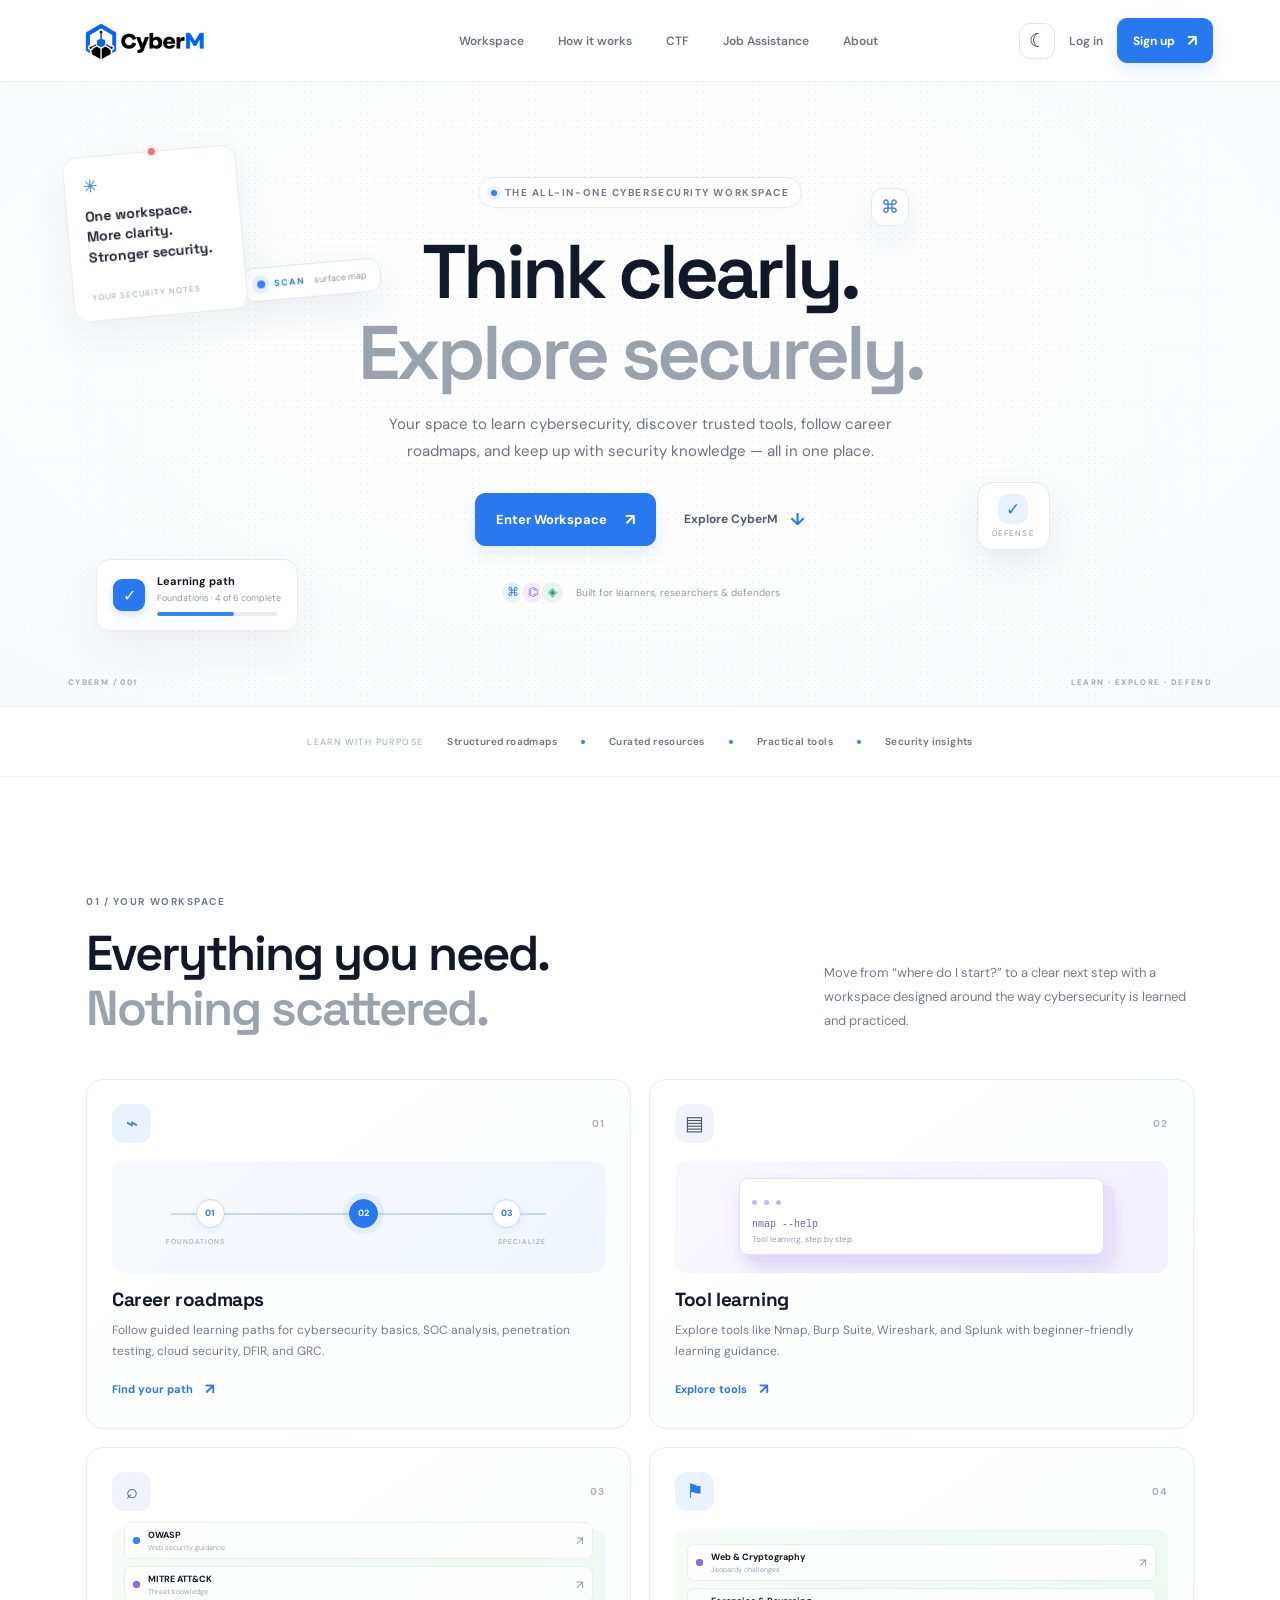
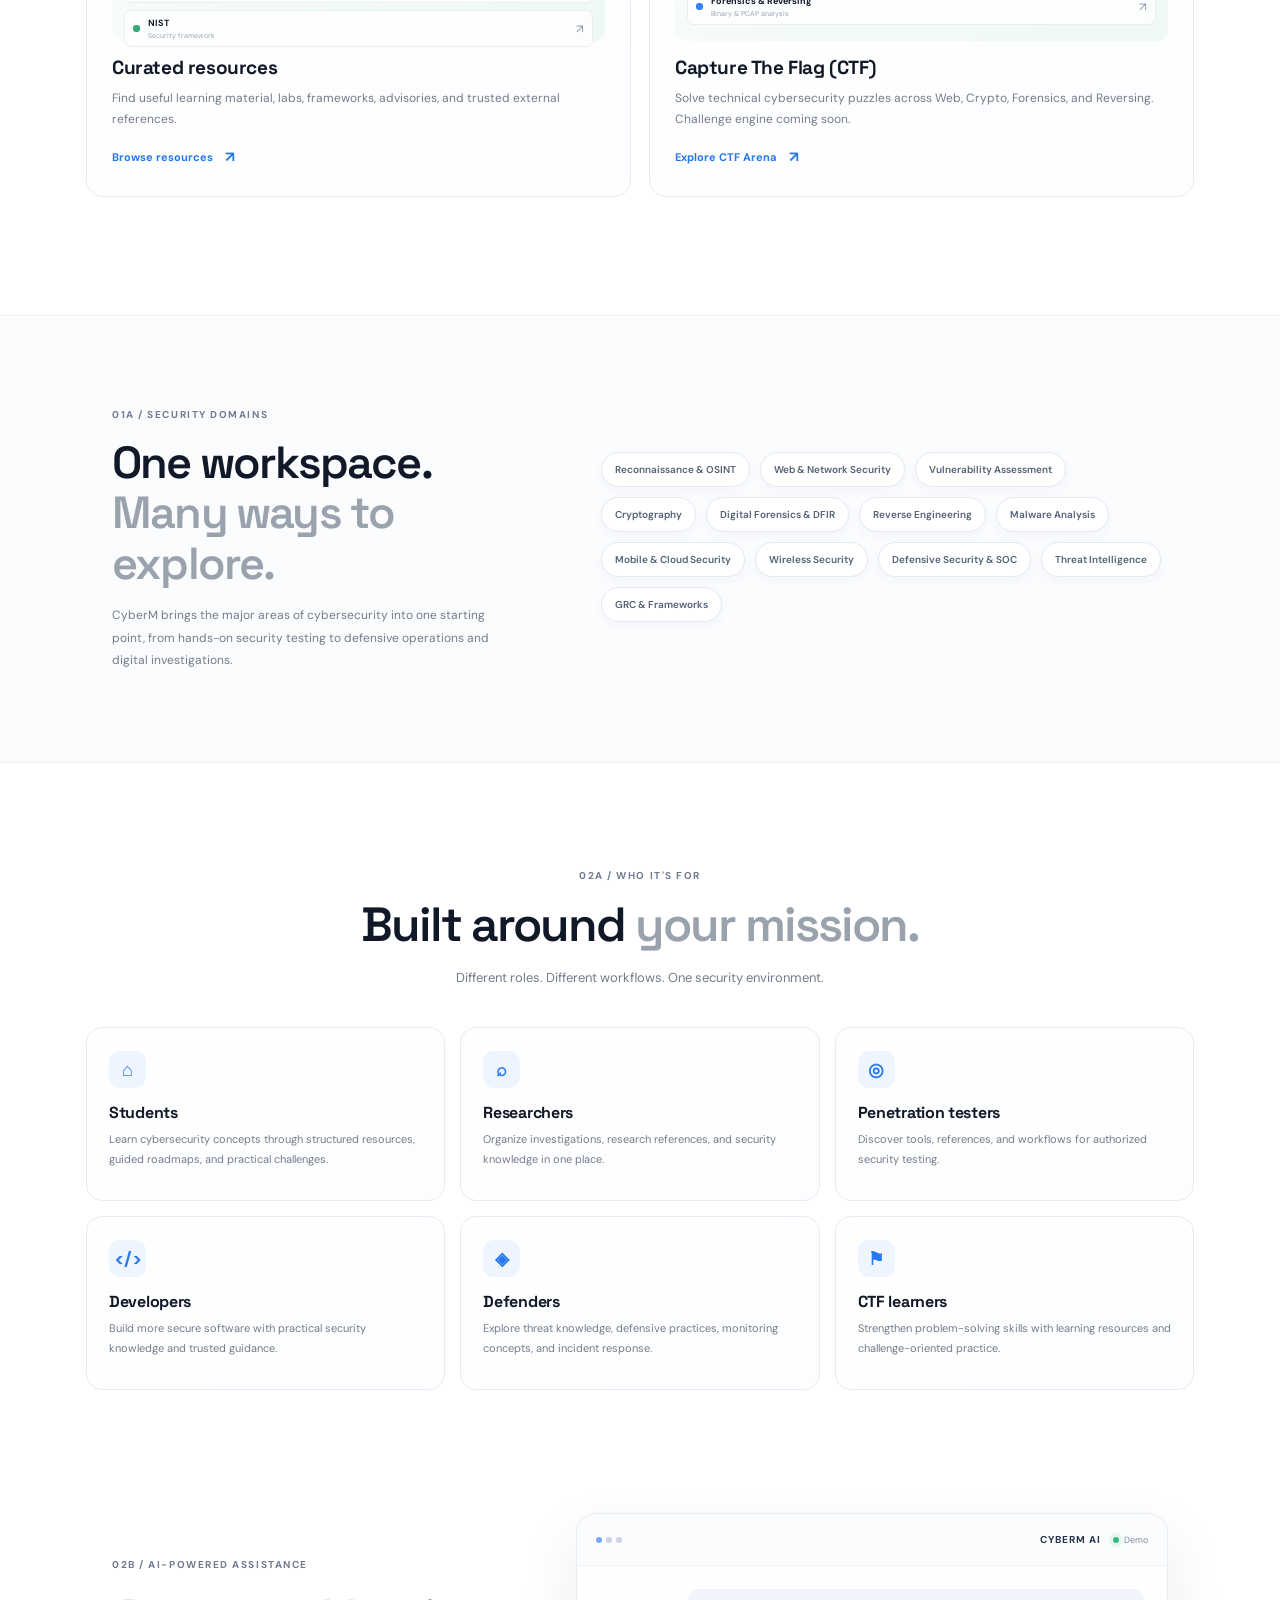
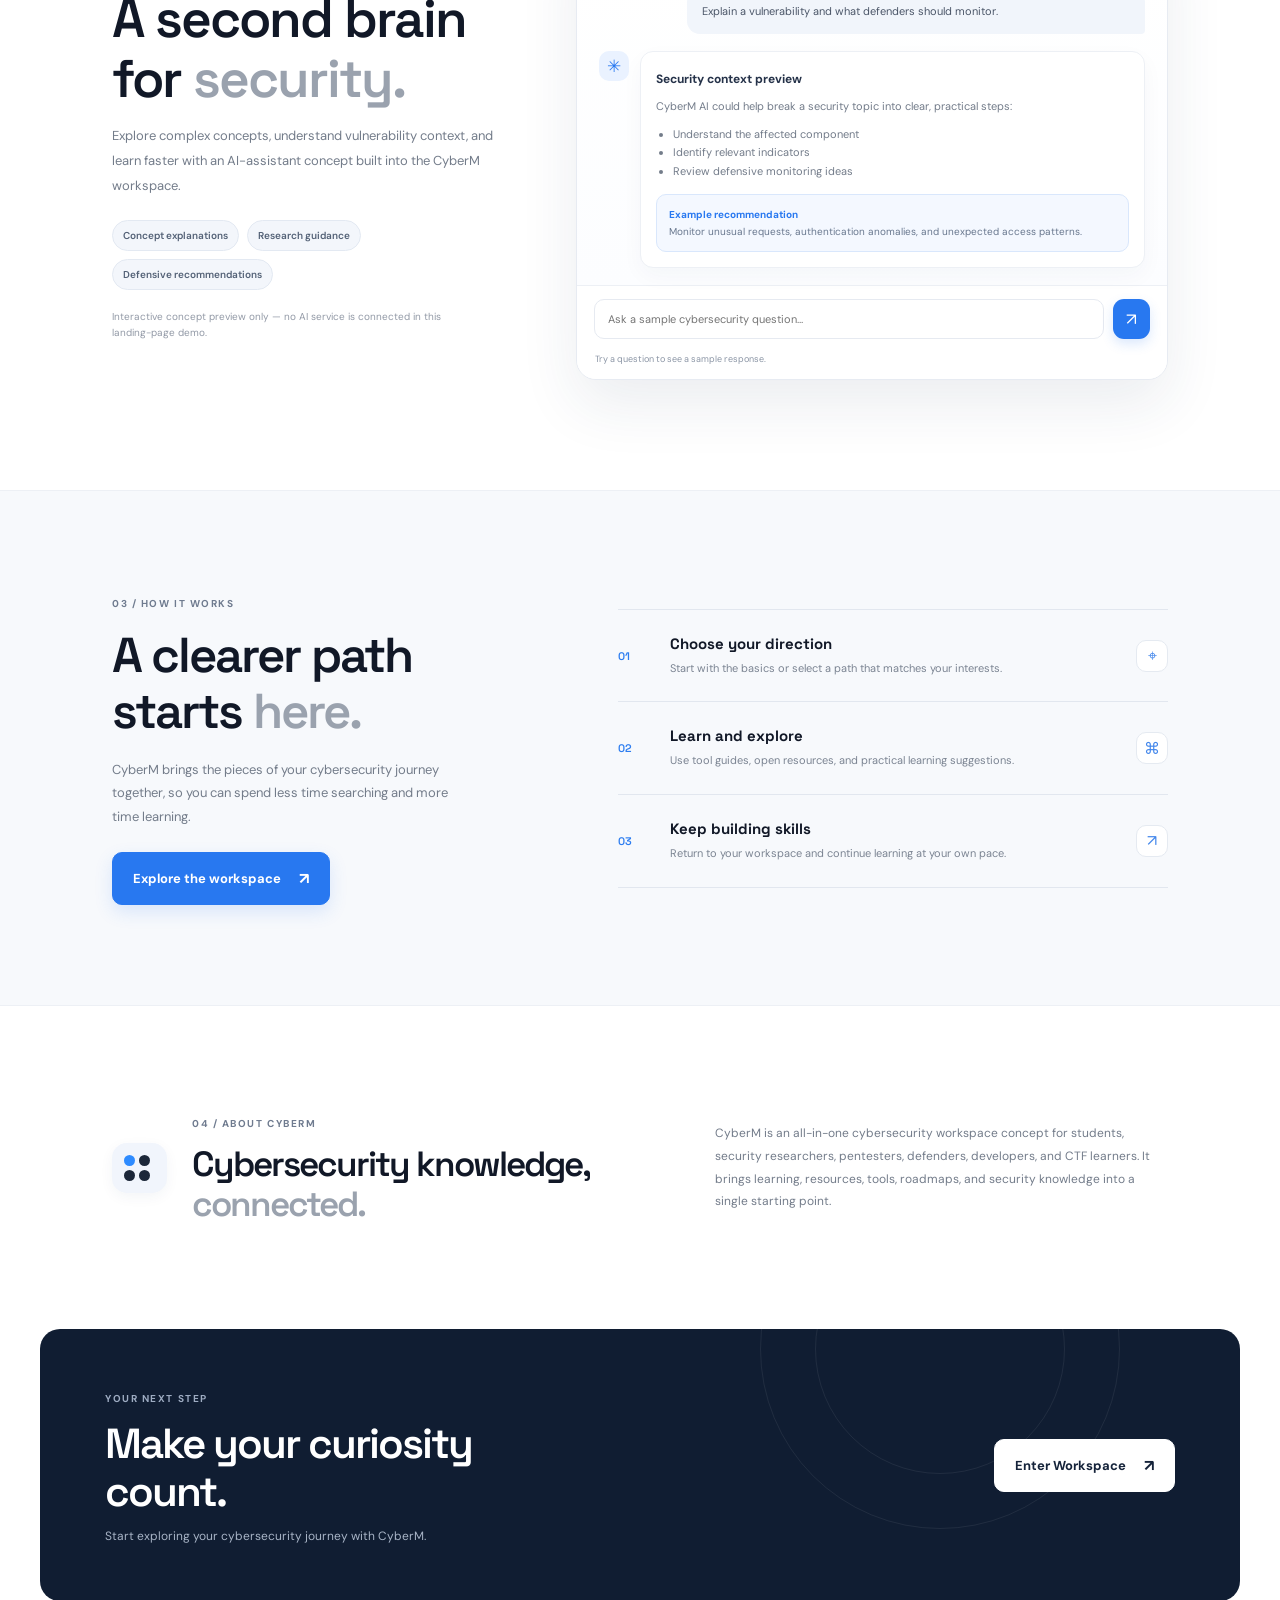
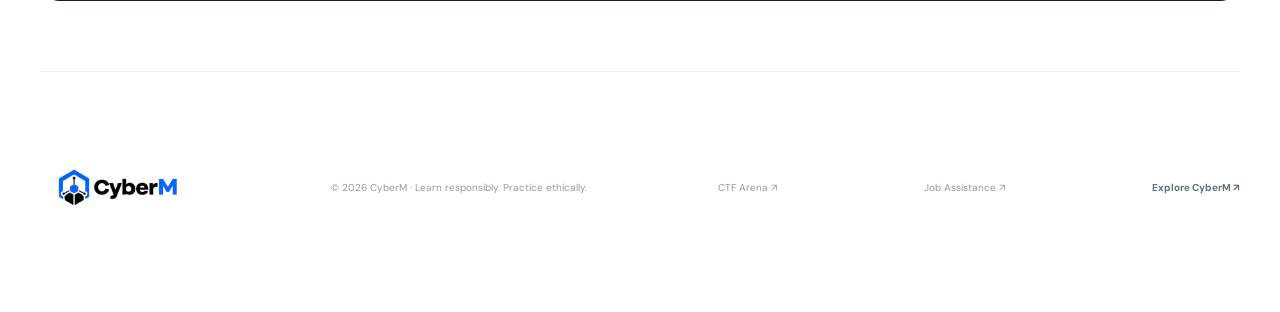
<file: index.html>
<!-- project1 -->
<!DOCTYPE html>
<html lang="en">
 <head>
  <script>
    // Apply the saved theme before the browser paints the page.
    (function () {
      try {
        var savedTheme = localStorage.getItem("cybermTheme") || "light";
        document.documentElement.dataset.theme = savedTheme === "dark" ? "dark" : "light";
      } catch (error) {
        document.documentElement.dataset.theme = "light";
      }
    })();
  </script>
  <meta charset="utf-8"/>
  <meta content="width=device-width, initial-scale=1.0" name="viewport"/>
  <title>
   CyberM &mdash; Your Cybersecurity Workspace
  </title>
  <link href="https://fonts.googleapis.com" rel="preconnect"/>
  <link crossorigin="" href="https://fonts.gstatic.com" rel="preconnect"/>
  <link href="https://fonts.googleapis.com/css2?family=DM+Sans:wght@400;500;600;700&amp;family=Space+Grotesk:wght@400;500;600;700&amp;display=swap" rel="stylesheet"/>
  <link href="css/landing.css" rel="stylesheet"/>
 </head>
 <body class="landing-body">
  <header class="topbar">
   <a aria-label="CyberM home" class="brand" href="index.html">
    <img alt="CyberM" class="brand-logo"
     data-logo-dark="assets/logo-dark-theme.png"
     data-logo-light="assets/logo-light-theme.png"
     src="assets/logo-light-theme.png"/>
   </a>
   <nav class="top-links">
    <a href="#features">
     Workspace
    </a>
    <a href="#how-it-works">
     How it works
    </a>
    <a href="ctf.html">
     CTF
    </a>
    <a href="job-assistance.html">
     Job Assistance
    </a>
    <a href="#about">
     About
    </a>
   </nav>
   <div class="top-actions">
    <button aria-label="Switch to dark theme" class="theme-toggle" data-theme-toggle="" title="Switch theme" type="button">
     ☾
    </button>
    <a class="login-link" href="login.html" id="navLogin">
     Log in
    </a>
    <a class="button button-small" href="signup.html" id="navSignup">
     Sign up
     <span>
      &nearrow;
     </span>
    </a>
    <a class="button button-small hidden" href="dashboard.html" id="navWorkspace">
     Workspace
     <span>
      &nearrow;
     </span>
    </a>
    <button class="login-link hidden" id="navLogout" type="button">
     Log out
    </button>
   </div>
   <button aria-label="Open menu" class="mobile-menu" id="mobileMenu">
    ☰
   </button>
  </header>
  <main>
   <section class="hero-shell">
    <div class="hero-grid-bg">
    </div>
    <div class="float-card note-card">
     <span class="tiny-pin">
     </span>
     <span class="note-icon">
      ✳
     </span>
     <p>
      One workspace.
      <br/>
      More clarity.
      <br/>
      Stronger security.
     </p>
     <small>
      YOUR SECURITY NOTES
     </small>
    </div>
    <div class="float-card checklist-card">
     <div class="check-square">
      &checkmark;
     </div>
     <div>
      <strong>
       Learning path
      </strong>
      <small>
       Foundations &middot; 4 of 6 complete
      </small>
      <div class="mini-progress">
       <span>
       </span>
      </div>
     </div>
    </div>
    <div aria-hidden="true" class="ambient-float float-scan">
     <span class="scan-pulse">
     </span>
     <b>
      SCAN
     </b>
     <small>
      surface map
     </small>
    </div>
    <div aria-hidden="true" class="ambient-float float-shield">
     <span>
      &checkmark;
     </span>
     <small>
      DEFENSE
     </small>
    </div>
    <div aria-hidden="true" class="ambient-float float-node">
     <span>
      ⌘
     </span>
    </div>
    <div class="hero-content">
     <div class="eyebrow">
      <span class="eyebrow-dot">
      </span>
      THE ALL-IN-ONE CYBERSECURITY WORKSPACE
     </div>
     <h1>
      Think clearly.
      <br/>
      <span class="muted-heading">
       Explore securely.
      </span>
     </h1>
     <p class="hero-copy">
      Your space to learn cybersecurity, discover trusted tools, follow career roadmaps, and keep up with security knowledge &mdash; all in one place.
     </p>
     <div class="hero-actions">
      <a class="button" data-enter-workspace="" href="login.html">
       Enter Workspace
       <span>
        &nearrow;
       </span>
      </a>
      <a class="text-button" href="#features">
       Explore CyberM
       <span>
        &darr;
       </span>
      </a>
     </div>
     <div class="hero-proof">
      <div class="proof-avatars">
       <span>
        ⌘
       </span>
       <span>
        ⌬
       </span>
       <span>
        ◈
       </span>
      </div>
      <span>
       Built for learners, researchers &amp; defenders
      </span>
     </div>
    </div>
    <div class="hero-bottom-label">
     <span>
      CYBERM / 001
     </span>
     <span>
      LEARN &middot; EXPLORE &middot; DEFEND
     </span>
    </div>
   </section>
   <section aria-label="Platform focus" class="trust-strip">
    <span>
     LEARN WITH PURPOSE
    </span>
    <b>
     Structured roadmaps
    </b>
    <i>
    </i>
    <b>
     Curated resources
    </b>
    <i>
    </i>
    <b>
     Practical tools
    </b>
    <i>
    </i>
    <b>
     Security insights
    </b>
   </section>
   <section class="section-wrap" id="features">
    <div class="section-heading">
     <div>
      <span class="section-kicker">
       01 / YOUR WORKSPACE
      </span>
      <h2>
       Everything you need.
       <br/>
       <span class="soft-text">
        Nothing scattered.
       </span>
      </h2>
     </div>
     <p>
      Move from &ldquo;where do I start?&rdquo; to a clear next step with a workspace designed around the way cybersecurity is learned and practiced.
     </p>
    </div>
    <div class="feature-grid">
     <article class="feature-card feature-large">
      <div class="feature-top">
       <span class="feature-icon blue-icon">
        ⌁
       </span>
       <span class="feature-number">
        01
       </span>
      </div>
      <div class="feature-illustration roadmap-art">
       <span class="roadmap-line">
       </span>
       <span class="road-node node-one">
        01
       </span>
       <span class="road-node node-two">
        02
       </span>
       <span class="road-node node-three">
        03
       </span>
       <span class="road-label label-one">
        FOUNDATIONS
       </span>
       <span class="road-label label-two">
        SPECIALIZE
       </span>
      </div>
      <h3>
       Career roadmaps
      </h3>
      <p>
       Follow guided learning paths for cybersecurity basics, SOC analysis, penetration testing, cloud security, DFIR, and GRC.
      </p>
      <a class="card-link" href="#security-domains">
       Find your path
       <span>
        &nearrow;
       </span>
      </a>
     </article>
     <article class="feature-card">
      <div class="feature-top">
       <span class="feature-icon">
        ▤
       </span>
       <span class="feature-number">
        02
       </span>
      </div>
      <div class="stack-illustration">
       <div class="stack-window">
        <span>
        </span>
        <span>
        </span>
        <span>
        </span>
        <b>
         nmap --help
        </b>
        <small>
         Tool learning, step by step
        </small>
       </div>
       <div class="stack-window back-window">
       </div>
      </div>
      <h3>
       Tool learning
      </h3>
      <p>
       Explore tools like Nmap, Burp Suite, Wireshark, and Splunk with beginner-friendly learning guidance.
      </p>
      <a class="card-link" href="#security-domains">
       Explore tools
       <span>
        &nearrow;
       </span>
      </a>
     </article>
     <article class="feature-card">
      <div class="feature-top">
       <span class="feature-icon">
        &telrec;
       </span>
       <span class="feature-number">
        03
       </span>
      </div>
      <div class="resource-illustration">
       <div class="resource-line">
        <span class="resource-dot blue">
        </span>
        <div>
         <b>
          OWASP
         </b>
         <small>
          Web security guidance
         </small>
        </div>
        <span class="resource-arrow">
         &nearrow;
        </span>
       </div>
       <div class="resource-line">
        <span class="resource-dot purple">
        </span>
        <div>
         <b>
          MITRE ATT&amp;CK
         </b>
         <small>
          Threat knowledge
         </small>
        </div>
        <span class="resource-arrow">
         &nearrow;
        </span>
       </div>
       <div class="resource-line">
        <span class="resource-dot green">
        </span>
        <div>
         <b>
          NIST
         </b>
         <small>
          Security framework
         </small>
        </div>
        <span class="resource-arrow">
         &nearrow;
        </span>
       </div>
      </div>
      <h3>
       Curated resources
      </h3>
      <p>
       Find useful learning material, labs, frameworks, advisories, and trusted external references.
      </p>
      <a class="card-link" href="#security-domains">
       Browse resources
       <span>
        &nearrow;
       </span>
      </a>
     </article>
     <article class="feature-card">
      <div class="feature-top">
       <span class="feature-icon blue-icon">
        ⚑
       </span>
       <span class="feature-number">
        04
       </span>
      </div>
      <div class="resource-illustration">
       <div class="resource-line">
        <span class="resource-dot purple">
        </span>
        <div>
         <b>
          Web &amp; Cryptography
         </b>
         <small>
          Jeopardy challenges
         </small>
        </div>
        <span class="resource-arrow">
         &nearrow;
        </span>
       </div>
       <div class="resource-line">
        <span class="resource-dot blue">
        </span>
        <div>
         <b>
          Forensics &amp; Reversing
         </b>
         <small>
          Binary &amp; PCAP analysis
         </small>
        </div>
        <span class="resource-arrow">
         &nearrow;
        </span>
       </div>
      </div>
      <h3>
       Capture The Flag (CTF)
      </h3>
      <p>
       Solve technical cybersecurity puzzles across Web, Crypto, Forensics, and Reversing. Challenge engine coming soon.
      </p>
      <a class="card-link" href="ctf.html">
       Explore CTF Arena
       <span>
        &nearrow;
       </span>
      </a>
     </article>
    </div>
   </section>
   <section class="domain-section" id="security-domains">
    <div class="domain-inner">
     <div class="domain-heading">
      <span class="section-kicker">
       01A / SECURITY DOMAINS
      </span>
      <h2>
       One workspace.
       <br/>
       <span class="soft-text">
        Many ways to explore.
       </span>
      </h2>
      <p>
       CyberM brings the major areas of cybersecurity into one starting point, from hands-on security testing to defensive operations and digital investigations.
      </p>
     </div>
     <div class="domain-chips">
      <span>
       Reconnaissance &amp; OSINT
      </span>
      <span>
       Web &amp; Network Security
      </span>
      <span>
       Vulnerability Assessment
      </span>
      <span>
       Cryptography
      </span>
      <span>
       Digital Forensics &amp; DFIR
      </span>
      <span>
       Reverse Engineering
      </span>
      <span>
       Malware Analysis
      </span>
      <span>
       Mobile &amp; Cloud Security
      </span>
      <span>
       Wireless Security
      </span>
      <span>
       Defensive Security &amp; SOC
      </span>
      <span>
       Threat Intelligence
      </span>
      <span>
       GRC &amp; Frameworks
      </span>
     </div>
    </div>
   </section>
   <section class="mission-section" id="who-its-for">
    <div class="mission-heading">
     <span class="section-kicker">
      02A / WHO IT'S FOR
     </span>
     <h2>
      Built around
      <span class="soft-text">
       your mission.
      </span>
     </h2>
     <p>
      Different roles. Different workflows. One security environment.
     </p>
    </div>
    <div class="mission-grid">
     <article class="mission-card">
      <span class="mission-icon">
       ⌂
      </span>
      <h3>
       Students
      </h3>
      <p>
       Learn cybersecurity concepts through structured resources, guided roadmaps, and practical challenges.
      </p>
     </article>
     <article class="mission-card">
      <span class="mission-icon">
       &telrec;
      </span>
      <h3>
       Researchers
      </h3>
      <p>
       Organize investigations, research references, and security knowledge in one place.
      </p>
     </article>
     <article class="mission-card">
      <span class="mission-icon">
       ◎
      </span>
      <h3>
       Penetration testers
      </h3>
      <p>
       Discover tools, references, and workflows for authorized security testing.
      </p>
     </article>
     <article class="mission-card">
      <span class="mission-icon">
       &lt;/&gt;
      </span>
      <h3>
       Developers
      </h3>
      <p>
       Build more secure software with practical security knowledge and trusted guidance.
      </p>
     </article>
     <article class="mission-card">
      <span class="mission-icon">
       ◈
      </span>
      <h3>
       Defenders
      </h3>
      <p>
       Explore threat knowledge, defensive practices, monitoring concepts, and incident response.
      </p>
     </article>
     <article class="mission-card">
      <span class="mission-icon">
       ⚑
      </span>
      <h3>
       CTF learners
      </h3>
      <p>
       Strengthen problem-solving skills with learning resources and challenge-oriented practice.
      </p>
     </article>
    </div>
   </section>
   <section class="ai-section" id="ai-assistant">
    <div class="ai-copy">
     <span class="section-kicker">
      02B / AI-POWERED ASSISTANCE
     </span>
     <h2>
      A second brain
      <br/>
      for
      <span class="soft-text">
       security.
      </span>
     </h2>
     <p>
      Explore complex concepts, understand vulnerability context, and learn faster with an AI-assistant concept built into the CyberM workspace.
     </p>
     <div class="ai-capabilities">
      <span>
       Concept explanations
      </span>
      <span>
       Research guidance
      </span>
      <span>
       Defensive recommendations
      </span>
     </div>
     <small class="ai-disclaimer">
      Interactive concept preview only &mdash; no AI service is connected in this landing-page demo.
     </small>
    </div>
    <div class="ai-window">
     <div class="ai-window-bar">
      <span class="ai-window-dots">
       <i>
       </i>
       <i>
       </i>
       <i>
       </i>
      </span>
      <b>
       CYBERM AI
      </b>
      <span class="ai-online">
       <i>
       </i>
       Demo
      </span>
     </div>
     <div class="ai-chat-body">
      <div class="ai-user-message">
       Explain a vulnerability and what defenders should monitor.
      </div>
      <div class="ai-response">
       <div class="ai-bot-mark">
        ✳
       </div>
       <div class="ai-response-content">
        <b>
         Security context preview
        </b>
        <p>
         CyberM AI could help break a security topic into clear, practical steps:
        </p>
        <ul>
         <li>
          Understand the affected component
         </li>
         <li>
          Identify relevant indicators
         </li>
         <li>
          Review defensive monitoring ideas
         </li>
        </ul>
        <div class="ai-recommendation">
         <strong>
          Example recommendation
         </strong>
         <br/>
         Monitor unusual requests, authentication anomalies, and unexpected access patterns.
        </div>
       </div>
      </div>
     </div>
     <form class="ai-demo-form" id="aiDemoForm">
      <input aria-label="Ask a sample cybersecurity question" id="aiDemoInput" placeholder="Ask a sample cybersecurity question&hellip;" type="text"/>
      <button aria-label="Show demo response" type="submit">
       &nearrow;
      </button>
     </form>
     <p aria-live="polite" class="ai-demo-feedback" id="aiDemoFeedback">
      Try a question to see a sample response.
     </p>
    </div>
   </section>
   <section class="workflow-section" id="how-it-works">
    <div class="workflow-inner">
     <div>
      <span class="section-kicker">
       03 / HOW IT WORKS
      </span>
      <h2>
       A clearer path
       <br/>
       starts
       <span class="soft-text">
        here.
       </span>
      </h2>
      <p class="workflow-copy">
       CyberM brings the pieces of your cybersecurity journey together, so you can spend less time searching and more time learning.
      </p>
      <a class="button" href="#features">
       Explore the workspace
       <span>
        &nearrow;
       </span>
      </a>
     </div>
     <div class="steps-list">
      <article>
       <span>
        01
       </span>
       <div>
        <h3>
         Choose your direction
        </h3>
        <p>
         Start with the basics or select a path that matches your interests.
        </p>
       </div>
       <span class="step-symbol">
        &target;
       </span>
      </article>
      <article>
       <span>
        02
       </span>
       <div>
        <h3>
         Learn and explore
        </h3>
        <p>
         Use tool guides, open resources, and practical learning suggestions.
        </p>
       </div>
       <span class="step-symbol">
        ⌘
       </span>
      </article>
      <article>
       <span>
        03
       </span>
       <div>
        <h3>
         Keep building skills
        </h3>
        <p>
         Return to your workspace and continue learning at your own pace.
        </p>
       </div>
       <span class="step-symbol">
        &nearrow;
       </span>
      </article>
     </div>
    </div>
   </section>
   <section class="about-section" id="about">
    <div class="about-mark">
     <span class="brand-mark large-mark">
      <span>
      </span>
      <span>
      </span>
      <span>
      </span>
      <span>
      </span>
     </span>
    </div>
    <div>
     <span class="section-kicker">
      04 / ABOUT CYBERM
     </span>
     <h2>
      Cybersecurity knowledge,
      <br/>
      <span class="soft-text">
       connected.
      </span>
     </h2>
    </div>
    <p>
     CyberM is an all-in-one cybersecurity workspace concept for students, security researchers, pentesters, defenders, developers, and CTF learners. It brings learning, resources, tools, roadmaps, and security knowledge into a single starting point.
    </p>
   </section>
   <section class="final-cta">
    <div>
     <span class="section-kicker">
      YOUR NEXT STEP
     </span>
     <h2>
      Make your curiosity
      <br/>
      count.
     </h2>
     <p>
      Start exploring your cybersecurity journey with CyberM.
     </p>
    </div>
    <a class="button button-light" data-enter-workspace="" href="login.html">
     Enter Workspace
     <span>
      &nearrow;
     </span>
    </a>
    <div class="cta-orbit orbit-one">
    </div>
    <div class="cta-orbit orbit-two">
    </div>
   </section>
  </main>
  <footer class="site-footer">
   <a class="brand" href="index.html">
    <img alt="CyberM" class="brand-logo"
     data-logo-dark="assets/logo-dark-theme.png"
     data-logo-light="assets/logo-light-theme.png"
     src="assets/logo-light-theme.png"/>
   </a>
   <span>
    &copy; 2026 CyberM &middot; Learn responsibly. Practice ethically.
   </span>
   <a href="ctf.html" style="margin-right:16px;">
    CTF Arena &nearrow;
   </a>
   <a href="job-assistance.html" style="margin-right:16px;">
    Job Assistance &nearrow;
   </a>
   <a href="#features">
    Explore CyberM &nearrow;
   </a>
  </footer>
  <script src="js/users.js">
  </script>
  <script src="js/auth.js">
  </script>
  <script src="js/landing.js">
  </script>
  <script src="js/motion.js"></script>
 </body>
</html>
</file>
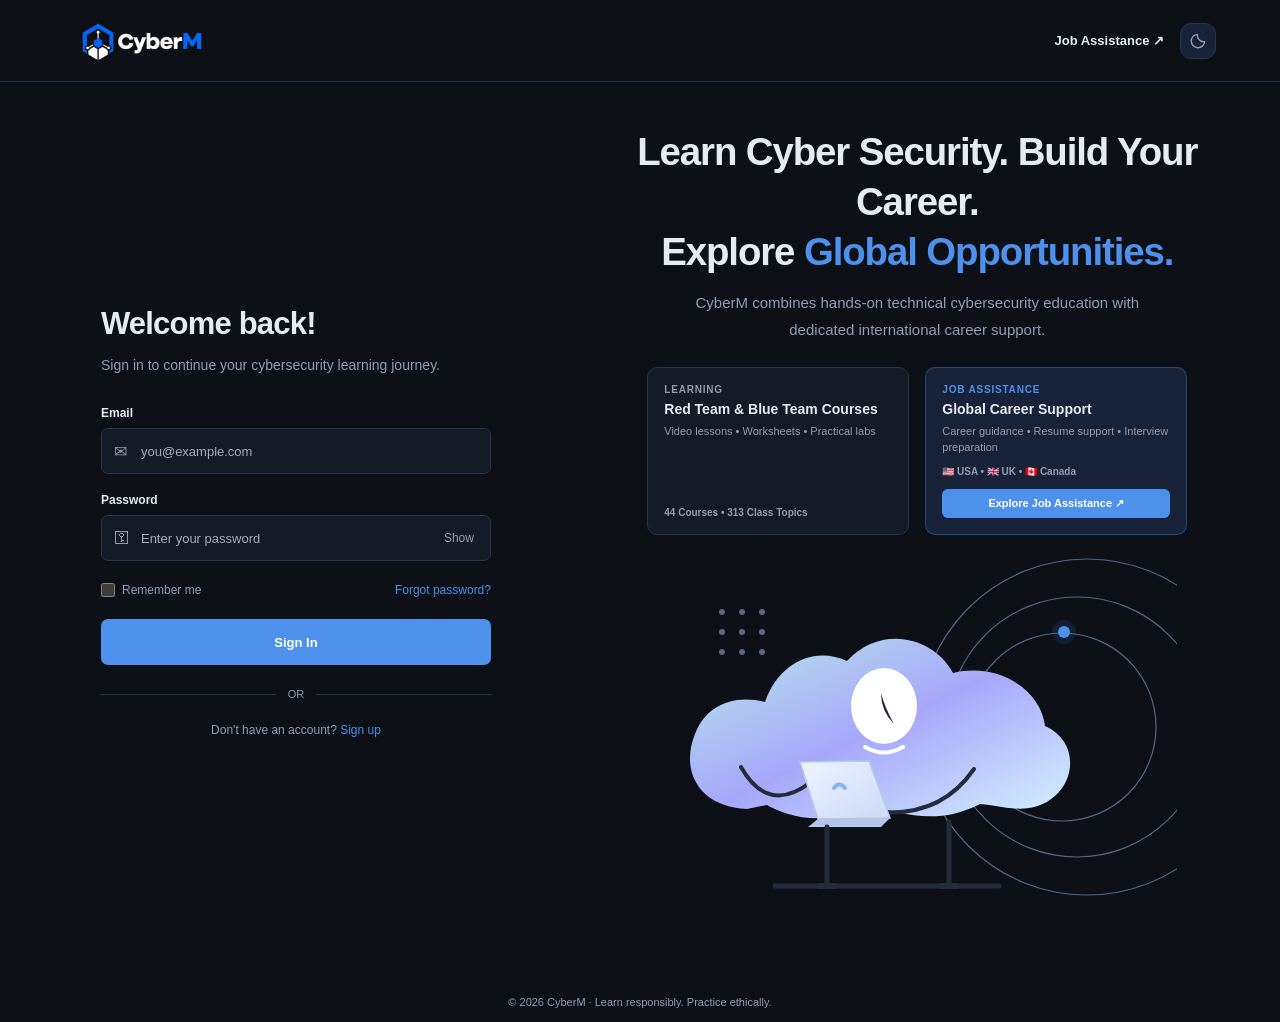
<file: login.html>
<!--project1-->
<!DOCTYPE html>
<html lang="en">

<head>
  <script>
    // Set the saved theme before the browser paints to avoid a white flash.
    (function () {
      try {
        if (localStorage.getItem("cybermTheme") === "dark") {
          document.documentElement.classList.add("dark-theme");
        }
      } catch (error) { }
    })();
  </script>
  <meta charset="UTF-8">
  <meta name="viewport" content="width=device-width, initial-scale=1.0">
  <title>Login | CyberM</title>

  <style>
    :root {
      --bg: #ffffff;
      --surface: #ffffff;
      --text: #30394b;
      --muted: #8992a3;
      --border: #dedfe4;
      --blue: #347ff0;
      --blue-hover: #246ce0;
      --soft: #f3f7ff;
      --header: #ffffff;
      --shadow: 0 12px 35px rgba(40, 70, 120, .06);
    }

    html.dark-theme body,
    body.dark-theme {
      --bg: #0d1017;
      --surface: #141a26;
      --text: #e7ebf3;
      --muted: #929db2;
      --border: #2a3447;
      --blue: #4d91ed;
      --blue-hover: #367fe7;
      --soft: #182238;
      --header: #0d1017;
      --shadow: 0 12px 35px rgba(0, 0, 0, .18);
    }

    * {
      box-sizing: border-box;
    }

    html {
      background: var(--bg);
    }

    html.dark-theme {
      background: #0d1017;
      color-scheme: dark;
    }

    body {
      margin: 0;
      min-height: 100vh;
      background: var(--bg);
      color: var(--text);
      font-family: Arial, Helvetica, sans-serif;
      transition: background .25s, color .25s;
    }

    .topbar {
      height: 82px;
      display: flex;
      justify-content: space-between;
      align-items: center;
      padding: 0 5%;
      background: var(--header);
      border-bottom: 1px solid var(--border);
    }

    .theme-toggle {
      width: 60px;
      height: 60px;
      display: grid;
      place-items: center;
      border: 1px solid var(--border);
      border-radius: 10px;
      background: var(--soft);
      color: var(--muted);
      cursor: pointer;
      transition: .2s;
    }

    .theme-toggle:hover {
      border-color: var(--blue);
    }

    .theme-toggle svg {
      width: 27px;
      height: 27px;
    }

    .theme-toggle:focus-visible {
      outline: 2px solid var(--blue);
      outline-offset: 3px;
    }

    .page {
      width: min(1200px, 92%);
      min-height: calc(100vh - 132px);
      margin: auto;
      display: grid;
      grid-template-columns: .88fr 1.12fr;
      align-items: center;
      gap: 65px;
      padding: 45px 0;
    }

    .login-panel {
      width: 100%;
      max-width: 390px;
      margin: auto;
    }

    .mini-brand {
      display: flex;
      align-items: center;
      gap: 10px;
      margin-bottom: 42px;
      font-size: 21px;
      font-weight: 700;
      letter-spacing: -.6px;
    }

    .brand-symbol {
      width: 35px;
      height: 35px;
      display: grid;
      place-items: center;
      color: var(--blue);
      background: var(--soft);
      border: 1px solid var(--border);
      border-radius: 10px;
      font-size: 21px;
    }

    .brand-blue {
      color: var(--blue);
    }

    h1 {
      margin: 0;
      font-size: 31px;
      letter-spacing: -.8px;
    }

    .description {
      margin: 12px 0 28px;
      color: var(--muted);
      font-size: 14px;
      line-height: 1.7;
    }

    .field {
      margin-bottom: 19px;
    }

    .field label {
      display: block;
      margin-bottom: 8px;
      font-size: 12px;
      font-weight: 600;
    }

    .input-wrap {
      position: relative;
    }

    .input-wrap .input-icon {
      position: absolute;
      left: 13px;
      top: 50%;
      transform: translateY(-50%);
      color: var(--muted);
      font-size: 16px;
      pointer-events: none;
    }

    input[type="email"],
    input[type="text"],
    input[type="password"] {
      width: 100%;
      height: 46px;
      padding: 0 13px 0 39px;
      color: var(--text);
      background: var(--surface);
      border: 1px solid var(--border);
      border-radius: 7px;
      outline: none;
      font: inherit;
      font-size: 13px;
      transition: border-color .2s, box-shadow .2s;
    }

    input::placeholder {
      color: #a6adba;
    }

    input:focus {
      border-color: var(--blue);
      box-shadow: 0 0 0 3px rgba(52, 127, 240, .12);
    }

    .password-wrap input {
      padding-right: 60px;
    }

    .password-action {
      position: absolute;
      top: 50%;
      right: 11px;
      transform: translateY(-50%);
      border: none;
      background: transparent;
      color: var(--muted);
      cursor: pointer;
      font-size: 12px;
    }

    .options {
      display: flex;
      justify-content: space-between;
      align-items: center;
      gap: 8px;
      margin: 22px 0;
      font-size: 12px;
    }

    .remember {
      display: flex;
      align-items: center;
      gap: 7px;
      color: var(--muted);
      cursor: pointer;
    }

    .remember input {
      accent-color: var(--blue);
      width: 14px;
      height: 14px;
      margin: 0;
    }

    a {
      color: var(--blue);
      text-decoration: none;
    }

    a:hover {
      text-decoration: underline;
    }

    .primary-btn {
      width: 100%;
      height: 46px;
      border: 0;
      border-radius: 7px;
      color: #fff;
      background: var(--blue);
      font-size: 13px;
      font-weight: 700;
      cursor: pointer;
      transition: background .2s, transform .2s;
    }

    .primary-btn:hover {
      background: var(--blue-hover);
    }

    .primary-btn:active {
      transform: scale(.99);
    }

    .divider {
      display: flex;
      align-items: center;
      gap: 12px;
      margin: 23px 0;
      color: var(--muted);
      font-size: 11px;
    }

    .divider::before,
    .divider::after {
      content: "";
      height: 1px;
      flex: 1;
      background: var(--border);
    }

    .switch-account {
      margin: 20px 0;
      text-align: center;
      color: var(--muted);
      font-size: 12px;
    }

    .message {
      display: none;
      margin-top: 14px;
      font-size: 12px;
      line-height: 1.6;
    }

    .message.show {
      display: block;
    }

    .promo {
      min-width: 0;
      text-align: center;
    }

    .promo h2 {
      max-width: 610px;
      margin: 0 auto 12px;
      font-size: clamp(28px, 3vw, 39px);
      line-height: 1.3;
      letter-spacing: -1.1px;
    }

    .promo h2 span {
      color: var(--blue);
    }

    .promo p {
      max-width: 480px;
      margin: 0 auto;
      color: var(--muted);
      font-size: 15px;
      line-height: 1.8;
    }

    .illustration {
      width: 100%;
      max-width: 520px;
      margin: 22px auto 0;
      display: block;
    }

    .promo-pillars {
      display: grid;
      grid-template-columns: 1fr 1fr;
      gap: 16px;
      max-width: 540px;
      margin: 24px auto 0;
      text-align: left;
    }

    .promo-pillar-card {
      background: var(--surface);
      border: 1px solid var(--border);
      border-radius: 10px;
      padding: 16px;
      display: flex;
      flex-direction: column;
      transition: transform .2s, border-color .2s;
    }

    .promo-pillar-card:hover {
      transform: translateY(-2px);
      border-color: var(--blue);
    }

    .promo-pillar-card.highlight {
      border-color: rgba(52, 127, 240, 0.4);
      background: var(--soft);
    }

    .promo-pillar-tag {
      font-size: 10px;
      font-weight: 700;
      letter-spacing: .8px;
      color: var(--muted);
      margin-bottom: 6px;
    }

    .promo-pillar-tag.accent {
      color: var(--blue);
    }

    .promo-pillar-card h3 {
      font-size: 14px;
      font-weight: 700;
      margin: 0 0 6px;
      color: var(--text);
    }

    .promo-pillar-desc {
      font-size: 11px !important;
      line-height: 1.5 !important;
      color: var(--muted) !important;
      margin: 0 0 10px !important;
    }

    .promo-pillar-meta {
      font-size: 10px;
      color: var(--muted);
      margin-top: auto;
      font-weight: 600;
    }

    .promo-pillar-btn {
      display: inline-flex;
      align-items: center;
      justify-content: center;
      margin-top: 12px;
      padding: 8px 12px;
      background: var(--blue);
      color: #fff !important;
      border-radius: 6px;
      font-size: 11px;
      font-weight: 700;
      text-decoration: none;
      transition: background .2s;
    }

    .promo-pillar-btn:hover {
      background: var(--blue-hover);
    }

    @media (max-width: 600px) {
      .promo-pillars {
        grid-template-columns: 1fr;
      }
    }

    footer {
      padding: 14px 20px;
      text-align: center;
      color: var(--muted);
      font-size: 11px;
    }

    @media (max-width: 850px) {
      .page {
        grid-template-columns: 1fr;
        max-width: 480px;
        gap: 55px;
        padding: 35px 0 45px;
      }

      .login-panel {
        max-width: 420px;
      }

      .promo {
        grid-row: 1;
      }

      .promo h2 {
        font-size: 29px;
      }

      .illustration {
        max-width: 340px;
      }

      .mini-brand {
        margin-bottom: 30px;
      }
    }

    @media (max-width: 480px) {
      .topbar {
        height: 72px;
        padding: 0 20px;
      }

      .theme-toggle {
        width: 54px;
        height: 54px;
      }

      .page {
        width: 88%;
        padding-top: 28px;
        gap: 38px;
      }

      .promo h2 {
        font-size: 25px;
      }

      .illustration {
        max-width: 290px;
      }

      h1 {
        font-size: 28px;
      }
    }

    .auth-brand {
      display: inline-flex;
      align-items: center;
      margin-right: auto;
      min-width: 0;
    }

    .auth-brand img {
      display: block;
      width: auto !important;
      height: 170px !important;
      max-height: 170px !important;
      max-width: 160px !important;
      margin-top: 10px !important;
      object-fit: contain !important;
      object-position: left center !important;
    }

    @media (max-width: 480px) {
      .auth-brand img {
        height: 140px !important;
        max-height: 140px !important;
        max-width: 130px !important;
      }
    }

    /* Match the landing-page theme toggle dimensions and alignment. */
    .theme-toggle {
      width: 36px;
      height: 36px;
      flex: 0 0 36px;
      border-radius: 11px;
      padding: 0;
      transition: transform 180ms ease, background-color 180ms ease, border-color 180ms ease, color 180ms ease;
    }

    .theme-toggle svg {
      width: 18px;
      height: 18px;
    }

    .theme-toggle:hover {
      transform: translateY(-2px);
    }

    @media (max-width: 480px) {
      .theme-toggle {
        width: 36px;
        height: 36px;
      }
    }
  </style>
</head>

<body>
  <header class="topbar">
    <a class="auth-brand" href="index.html" aria-label="Back to CyberM landing page">
      <img src="assets/logo-light-theme.png" data-logo-light="assets/logo-light-theme.png"
        data-logo-dark="assets/logo-dark-theme.png" alt="CyberM">
    </a>
    <div style="display:flex; align-items:center; gap:16px;">
      <a href="job-assistance.html"
        style="color:var(--text); text-decoration:none; font-size:13px; font-weight:600;">Job Assistance &nearrow;</a>
      <button class="theme-toggle" id="themeToggle" type="button" aria-label="Switch to dark theme"
        aria-pressed="false">
        <svg id="themeIcon" viewBox="0 0 24 24" fill="none" stroke="currentColor" stroke-width="1.8"
          stroke-linecap="round" stroke-linejoin="round" aria-hidden="true">
          <circle cx="12" cy="12" r="4"></circle>
          <path d="M12 2v2 M12 20v2 M4.93 4.93l1.42 1.42
        M17.65 17.65l1.42 1.42 M2 12h2 M20 12h2
        M4.93 19.07l1.42-1.42 M17.65 6.35l1.42-1.42"></path>
        </svg>
      </button>
    </div>
  </header>

  <main class="page">
    <section class="login-panel">
      <h1>Welcome back!</h1>
      <p class="description">Sign in to continue your cybersecurity learning journey.</p>

      <form id="loginForm">
        <div class="field">
          <label for="email">Email</label>
          <div class="input-wrap">
            <span class="input-icon" aria-hidden="true">✉</span>
            <input id="email" name="email" type="email" placeholder="you@example.com" autocomplete="email" required>
          </div>
        </div>

        <div class="field">
          <label for="password">Password</label>
          <div class="input-wrap password-wrap">
            <span class="input-icon" aria-hidden="true">⚿</span>
            <input id="password" name="password" type="password" placeholder="Enter your password"
              autocomplete="current-password" required>
            <button class="password-action" type="button" data-target="password">Show</button>
          </div>
        </div>

        <div class="options">
          <label class="remember">
            <input id="remember" type="checkbox">
            <span>Remember me</span>
          </label>
          <a href="#" id="forgotPassword">Forgot password?</a>
        </div>

        <button class="primary-btn" type="submit">Sign In</button>
        <p class="message" id="message" role="status" aria-live="polite"></p>
      </form>

      <div class="divider">OR</div>

      <p class="switch-account">
        Don't have an account? <a href="signup.html">Sign up</a>
      </p>
    </section>

    <section class="promo">
      <h2>
        Learn Cyber Security. Build Your Career.<br>
        Explore <span>Global Opportunities.</span>
      </h2>
      <p>
        CyberM combines hands-on technical cybersecurity education with dedicated international career support.
      </p>

      <!-- Two attractive cards: Learning & Job Assistance -->
      <div class="promo-pillars">
        <div class="promo-pillar-card">
          <span class="promo-pillar-tag">LEARNING</span>
          <h3>Red Team &amp; Blue Team Courses</h3>
          <p class="promo-pillar-desc">Video lessons &bull; Worksheets &bull; Practical labs</p>
          <span class="promo-pillar-meta">44 Courses &bull; 313 Class Topics</span>
        </div>

        <div class="promo-pillar-card highlight">
          <span class="promo-pillar-tag accent">JOB ASSISTANCE</span>
          <h3>Global Career Support</h3>
          <p class="promo-pillar-desc">Career guidance &bull; Resume support &bull; Interview preparation</p>
          <span class="promo-pillar-meta">🇺🇸 USA &bull; 🇬🇧 UK &bull; 🇨🇦 Canada</span>
          <a class="promo-pillar-btn" href="job-assistance.html">
            Explore Job Assistance &nearrow;
          </a>
        </div>
      </div>

      <svg class="illustration" viewBox="0 0 520 380" xmlns="http://www.w3.org/2000/svg" role="img"
        aria-label="Friendly blue cloud character working on a laptop">
        <defs>
          <linearGradient id="cloudColor" x1="0" y1="0" x2="1" y2="1">
            <stop offset="0%" stop-color="#b8e9e9" />
            <stop offset="50%" stop-color="#a6a7fa" />
            <stop offset="100%" stop-color="#d5f2ff" />
          </linearGradient>
          <linearGradient id="laptopColor" x1="0" y1="0" x2="1" y2="1">
            <stop offset="0%" stop-color="#edf4ff" />
            <stop offset="100%" stop-color="#cbdaf7" />
          </linearGradient>
        </defs>

        <g fill="none" stroke="#9bbbe9" stroke-width="1.2" opacity=".5">
          <circle cx="405" cy="170" r="94" />
          <circle cx="420" cy="170" r="130" />
          <circle cx="430" cy="170" r="168" />
        </g>

        <g fill="#a9bfe2" opacity=".5">
          <circle cx="65" cy="55" r="3" />
          <circle cx="85" cy="55" r="3" />
          <circle cx="105" cy="55" r="3" />
          <circle cx="65" cy="75" r="3" />
          <circle cx="85" cy="75" r="3" />
          <circle cx="105" cy="75" r="3" />
          <circle cx="65" cy="95" r="3" />
          <circle cx="85" cy="95" r="3" />
          <circle cx="105" cy="95" r="3" />
        </g>

        <path d="M90 252 C42 250 23 214 38 177
        C49 148 77 137 108 145
        C122 105 158 89 190 104
        C225 66 278 81 296 116
        C342 105 384 133 388 169
        C418 182 421 218 398 239
        C374 260 347 249 323 247
        C278 270 244 255 213 249
        C166 271 129 259 110 248 Z" fill="url(#cloudColor)" />

        <ellipse cx="227" cy="149" rx="33" ry="38" fill="#fff" />
        <path d="M224 136 Q224 154 237 167 Q228 151 224 136Z" fill="#202637" />
        <path d="M208 190 Q227 201 246 190" fill="none" stroke="#fff" stroke-width="4" stroke-linecap="round" />

        <path d="M84 210 Q111 258 154 225" fill="none" stroke="#242b3a" stroke-width="4" stroke-linecap="round" />
        <path d="M317 212 Q284 260 222 255" fill="none" stroke="#242b3a" stroke-width="4" stroke-linecap="round" />

        <path d="M143 205 L212 204 L233 261 L161 262 Z" fill="url(#laptopColor)" stroke="#b8c8e7" stroke-width="1.5" />
        <path d="M161 262 L233 261 L224 270 L151 270 Z" fill="#b4c7eb" />
        <path d="M177 231 Q182 224 188 231" fill="none" stroke="#83b5ee" stroke-width="4" stroke-linecap="round" />

        <path d="M170 270 L170 329 M292 265 L292 329" stroke="#242b3a" stroke-width="5" stroke-linecap="round" />
        <path d="M118 329 L342 329" stroke="#242b3a" stroke-width="5" stroke-linecap="round" />
        <path d="M162 329 L178 329 M284 329 L300 329" stroke="#242b3a" stroke-width="6" stroke-linecap="round" />

        <circle cx="407" cy="75" r="6" fill="#4c91ed" />
        <circle cx="407" cy="75" r="12" fill="#4c91ed" opacity=".12" />
      </svg>
    </section>
  </main>

  <footer>
    © <span id="year"></span> CyberM · Learn responsibly. Practice ethically.
  </footer>

  <script src="js/users.js"></script>
  <script src="js/auth.js"></script>
  <script src="js/login.js"></script>
</body>

</html>
</file>
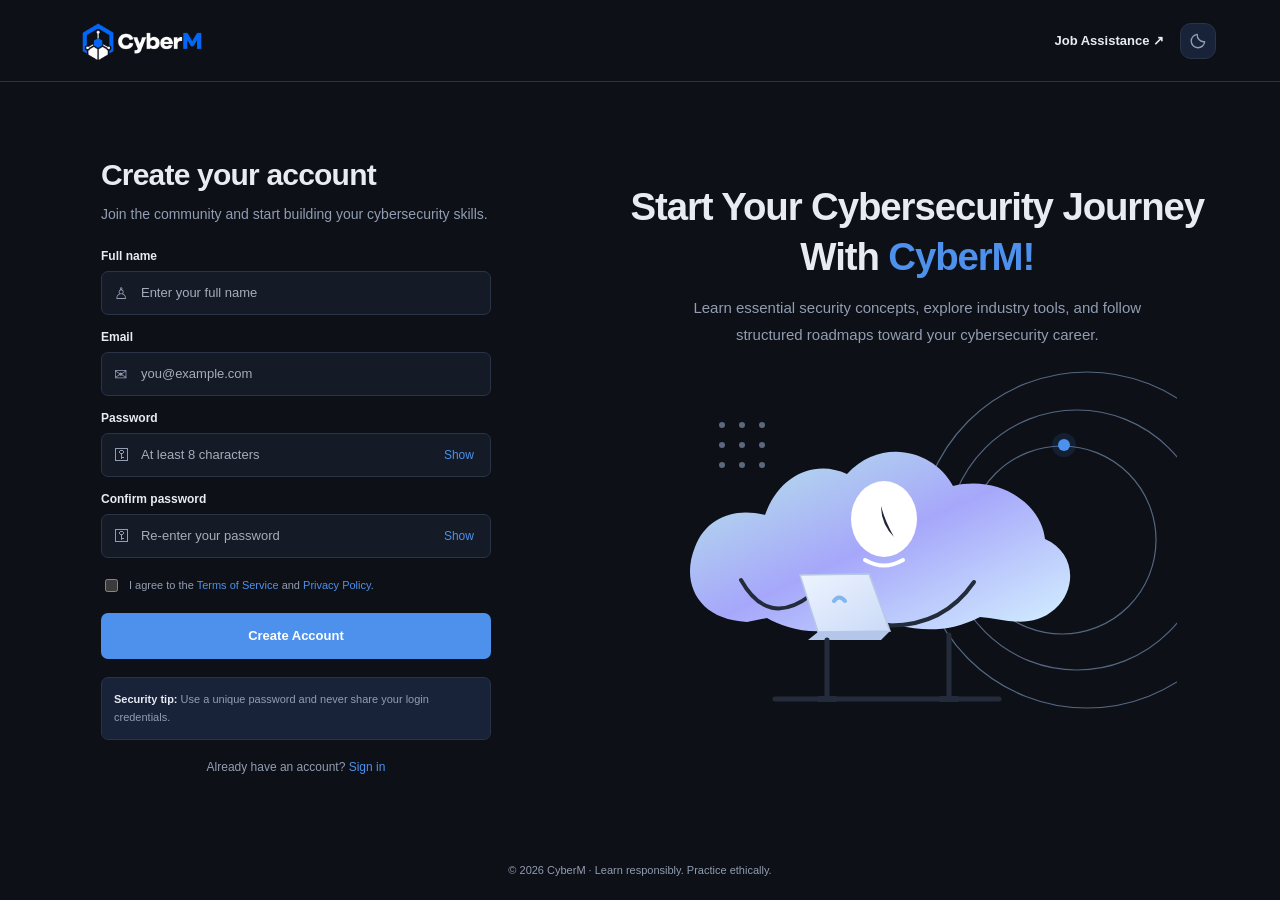
<file: signup.html>
<!--project1-->

<!DOCTYPE html>
<html lang="en">
<head>
<script>
  // Set the saved theme before the browser paints to avoid a white flash.
  (function () {
    try {
      if (localStorage.getItem("cybermTheme") === "dark") {
        document.documentElement.classList.add("dark-theme");
      }
    } catch (error) {}
  })();
</script>
<meta charset="UTF-8">
<meta name="viewport" content="width=device-width, initial-scale=1.0">
<title>Sign Up | CyberM</title>

<style>
:root {
  --bg: #fff;
  --surface: #fff;
  --text: #30394b;
  --muted: #8992a3;
  --border: #dedfe4;
  --blue: #347ff0;
  --blue-hover: #246ce0;
  --soft: #f3f7ff;
  --header: #fff;
  --shadow: 0 12px 35px rgba(40,70,120,.06);
}

html.dark-theme body,
body.dark-theme {
  --bg: #0d1017;
  --surface: #141a26;
  --text: #e7ebf3;
  --muted: #929db2;
  --border: #2a3447;
  --blue: #4d91ed;
  --blue-hover: #367fe7;
  --soft: #182238;
  --header: #0d1017;
  --shadow: 0 12px 35px rgba(0,0,0,.18);
}

* { box-sizing: border-box; }

html { background: var(--bg); }
html.dark-theme { background: #0d1017; color-scheme: dark; }

body {
  margin: 0;
  min-height: 100vh;
  background: var(--bg);
  color: var(--text);
  font-family: Arial, Helvetica, sans-serif;
  transition: background .25s, color .25s;
}

.topbar {
  height: 82px;
  display: flex;
  justify-content: space-between;
  align-items: center;
  padding: 0 5%;
  background: var(--header);
  border-bottom: 1px solid var(--border);
}

.theme-toggle {
  width: 60px;
  height: 60px;
  display: grid;
  place-items: center;
  border: 1px solid var(--border);
  border-radius: 10px;
  background: var(--soft);
  color: var(--muted);
  cursor: pointer;
}

.theme-toggle:hover { border-color: var(--blue); }
.theme-toggle svg { width: 27px; height: 27px; }

.theme-toggle:focus-visible {
  outline: 2px solid var(--blue);
  outline-offset: 3px;
}

.page {
  width: min(1200px, 92%);
  min-height: calc(100vh - 132px);
  margin: auto;
  display: grid;
  grid-template-columns: .88fr 1.12fr;
  align-items: center;
  gap: 65px;
  padding: 35px 0;
}

.signup-panel {
  width: 100%;
  max-width: 390px;
  margin: auto;
}

.mini-brand {
  display: flex;
  align-items: center;
  gap: 10px;
  margin-bottom: 27px;
  font-size: 21px;
  font-weight: 700;
  letter-spacing: -.6px;
}

.brand-symbol {
  width: 35px;
  height: 35px;
  display: grid;
  place-items: center;
  color: var(--blue);
  background: var(--soft);
  border: 1px solid var(--border);
  border-radius: 10px;
  font-size: 21px;
}

.brand-blue { color: var(--blue); }

h1 {
  margin: 0;
  font-size: 30px;
  letter-spacing: -.8px;
}

.description {
  margin: 11px 0 22px;
  color: var(--muted);
  font-size: 14px;
  line-height: 1.7;
}

.field { margin-bottom: 15px; }

.field label {
  display: block;
  margin-bottom: 8px;
  font-size: 12px;
  font-weight: 600;
}

.input-wrap { position: relative; }

.input-icon {
  position: absolute;
  left: 13px;
  top: 50%;
  transform: translateY(-50%);
  color: var(--muted);
  pointer-events: none;
}

input[type="email"],
input[type="text"],
input[type="password"] {
  width: 100%;
  height: 44px;
  padding: 0 13px 0 39px;
  border: 1px solid var(--border);
  border-radius: 7px;
  background: var(--surface);
  color: var(--text);
  outline: none;
  font: inherit;
  font-size: 13px;
}

input::placeholder { color: #a6adba; }

input:focus {
  border-color: var(--blue);
  box-shadow: 0 0 0 3px rgba(52,127,240,.12);
}

.password-wrap input { padding-right: 60px; }

.password-action {
  position: absolute;
  right: 11px;
  top: 50%;
  transform: translateY(-50%);
  border: none;
  background: transparent;
  color: var(--blue);
  cursor: pointer;
  font-size: 12px;
}

.terms {
  display: flex;
  align-items: flex-start;
  gap: 8px;
  margin: 18px 0;
  color: var(--muted);
  font-size: 11px;
  line-height: 1.7;
}

.terms input {
  margin-top: 3px;
  accent-color: var(--blue);
  flex-shrink: 0;
}

a {
  color: var(--blue);
  text-decoration: none;
}

a:hover { text-decoration: underline; }

.primary-btn {
  width: 100%;
  height: 46px;
  border: 0;
  border-radius: 7px;
  color: #fff;
  background: var(--blue);
  font-size: 13px;
  font-weight: 700;
  cursor: pointer;
}

.primary-btn:hover { background: var(--blue-hover); }

.switch-account {
  margin: 20px 0 0;
  text-align: center;
  color: var(--muted);
  font-size: 12px;
}

.message {
  display: none;
  margin-top: 12px;
  font-size: 12px;
  line-height: 1.6;
}

.message.show { display: block; }

.security-note {
  margin-top: 18px;
  padding: 12px;
  border: 1px solid var(--border);
  border-radius: 7px;
  background: var(--soft);
  color: var(--muted);
  font-size: 11px;
  line-height: 1.7;
}

.security-note strong { color: var(--text); }

.promo { min-width: 0; text-align: center; }

.promo h2 {
  max-width: 610px;
  margin: 0 auto 12px;
  font-size: clamp(28px, 3vw, 39px);
  line-height: 1.3;
  letter-spacing: -1.1px;
}

.promo h2 span { color: var(--blue); }

.promo p {
  max-width: 480px;
  margin: auto;
  color: var(--muted);
  font-size: 15px;
  line-height: 1.8;
}

.illustration {
  display: block;
  width: 100%;
  max-width: 520px;
  margin: 22px auto 0;
}

footer {
  padding: 14px 20px;
  text-align: center;
  color: var(--muted);
  font-size: 11px;
}

@media (max-width: 850px) {
  .page {
    grid-template-columns: 1fr;
    max-width: 480px;
    gap: 45px;
    padding: 30px 0 45px;
  }

  .signup-panel { max-width: 420px; }
  .promo { grid-row: 1; }
  .promo h2 { font-size: 29px; }
  .illustration { max-width: 320px; }
}

@media (max-width: 480px) {
  .topbar { height: 72px; padding: 0 20px; }
  .theme-toggle { width: 54px; height: 54px; }
  .page { width: 88%; gap: 32px; }
  .promo h2 { font-size: 25px; }
  .illustration { max-width: 280px; }
}

.auth-brand {
  display: inline-flex;
  align-items: center;
  margin-right: auto;
  min-width: 0;
}

.auth-brand {
  display: inline-flex;
  align-items: center;
  margin-right: auto;
  min-width: 0;
}

.auth-brand img {
  display: block;
  width: auto !important;
  height: 170px !important;
  max-height: 170px !important;
  max-width: 160px !important;
  margin-top: 10px !important;
  object-fit: contain !important;
  object-position: left center !important;
}



/* Match the landing-page theme toggle dimensions and alignment. */
.theme-toggle {
  width: 36px;
  height: 36px;
  flex: 0 0 36px;
  border-radius: 11px;
  padding: 0;
  transition: transform 180ms ease, background-color 180ms ease, border-color 180ms ease, color 180ms ease;
}
.theme-toggle svg {
  width: 18px;
  height: 18px;
}
.theme-toggle:hover {
  transform: translateY(-2px);
}
@media (max-width: 480px) {
  .theme-toggle {
    width: 36px;
    height: 36px;
  }
}
</style>
</head>

<body>
<header class="topbar">
  <a class="auth-brand" href="index.html" aria-label="Back to CyberM landing page">
    <img src="assets/logo-light-theme.png"
     data-logo-light="assets/logo-light-theme.png"
     data-logo-dark="assets/logo-dark-theme.png"
     alt="CyberM">
  </a>
  <div style="display:flex; align-items:center; gap:16px;">
    <a href="job-assistance.html" style="color:var(--text); text-decoration:none; font-size:13px; font-weight:600;">Job Assistance &nearrow;</a>
    <button class="theme-toggle" id="themeToggle"
      type="button" aria-label="Switch to dark theme"
      aria-pressed="false">
      <svg id="themeIcon" viewBox="0 0 24 24"
        fill="none" stroke="currentColor" stroke-width="1.8"
        stroke-linecap="round" stroke-linejoin="round"
        aria-hidden="true">
        <circle cx="12" cy="12" r="4"></circle>
        <path d="M12 2v2 M12 20v2 M4.93 4.93l1.42 1.42
        M17.65 17.65l1.42 1.42 M2 12h2 M20 12h2
        M4.93 19.07l1.42-1.42 M17.65 6.35l1.42-1.42"></path>
      </svg>
    </button>
  </div>
</header>

<main class="page">
  <section class="signup-panel">
    

    <h1>Create your account</h1>
    <p class="description">
      Join the community and start building your cybersecurity skills.
    </p>

    <form id="signupForm">
      <div class="field">
        <label for="fullName">Full name</label>
        <div class="input-wrap">
          <span class="input-icon" aria-hidden="true">♙</span>
          <input id="fullName" name="fullName" type="text"
            placeholder="Enter your full name" autocomplete="name"
            minlength="2" required>
        </div>
      </div>

      <div class="field">
        <label for="email">Email</label>
        <div class="input-wrap">
          <span class="input-icon" aria-hidden="true">✉</span>
          <input id="email" name="email" type="email"
            placeholder="you@example.com" autocomplete="email" required>
        </div>
      </div>

      <div class="field">
        <label for="password">Password</label>
        <div class="input-wrap password-wrap">
          <span class="input-icon" aria-hidden="true">⚿</span>
          <input id="password" name="password" type="password"
            placeholder="At least 8 characters"
            minlength="8" autocomplete="new-password" required>
          <button class="password-action" type="button"
            data-target="password">Show</button>
        </div>
      </div>

      <div class="field">
        <label for="confirmPassword">Confirm password</label>
        <div class="input-wrap password-wrap">
          <span class="input-icon" aria-hidden="true">⚿</span>
          <input id="confirmPassword" name="confirmPassword"
            type="password" placeholder="Re-enter your password"
            minlength="8" autocomplete="new-password" required>
          <button class="password-action" type="button"
            data-target="confirmPassword">Show</button>
        </div>
      </div>

      <label class="terms">
        <input id="terms" type="checkbox" required>
        <span>
          I agree to the <a href="#" id="termsLink">Terms of Service</a>
          and <a href="#" id="privacyLink">Privacy Policy</a>.
        </span>
      </label>

      <button class="primary-btn" type="submit">Create Account</button>
      <p class="message" id="message" role="status" aria-live="polite"></p>
    </form>

    <div class="security-note">
      <strong>Security tip:</strong>
      Use a unique password and never share your login credentials.
    </div>

    <p class="switch-account">
      Already have an account? <a href="login.html">Sign in</a>
    </p>
  </section>

  <section class="promo">
    <h2>
      Start Your Cybersecurity Journey With
      <span>CyberM!</span>
    </h2>
    <p>
      Learn essential security concepts, explore industry tools,
      and follow structured roadmaps toward your cybersecurity career.
    </p>

    <svg class="illustration" viewBox="0 0 520 380"
      xmlns="http://www.w3.org/2000/svg" role="img"
      aria-label="Blue cloud character learning on a laptop">
      <defs>
        <linearGradient id="cloudColor" x1="0" y1="0" x2="1" y2="1">
          <stop offset="0%" stop-color="#b8e9e9"/>
          <stop offset="50%" stop-color="#a6a7fa"/>
          <stop offset="100%" stop-color="#d5f2ff"/>
        </linearGradient>
        <linearGradient id="laptopColor" x1="0" y1="0" x2="1" y2="1">
          <stop offset="0%" stop-color="#edf4ff"/>
          <stop offset="100%" stop-color="#cbdaf7"/>
        </linearGradient>
      </defs>

      <g fill="none" stroke="#9bbbe9" stroke-width="1.2" opacity=".5">
        <circle cx="405" cy="170" r="94"/>
        <circle cx="420" cy="170" r="130"/>
        <circle cx="430" cy="170" r="168"/>
      </g>

      <g fill="#a9bfe2" opacity=".5">
        <circle cx="65" cy="55" r="3"/><circle cx="85" cy="55" r="3"/>
        <circle cx="105" cy="55" r="3"/><circle cx="65" cy="75" r="3"/>
        <circle cx="85" cy="75" r="3"/><circle cx="105" cy="75" r="3"/>
        <circle cx="65" cy="95" r="3"/><circle cx="85" cy="95" r="3"/>
        <circle cx="105" cy="95" r="3"/>
      </g>

      <path d="M90 252 C42 250 23 214 38 177
        C49 148 77 137 108 145
        C122 105 158 89 190 104
        C225 66 278 81 296 116
        C342 105 384 133 388 169
        C418 182 421 218 398 239
        C374 260 347 249 323 247
        C278 270 244 255 213 249
        C166 271 129 259 110 248 Z"
        fill="url(#cloudColor)"/>

      <ellipse cx="227" cy="149" rx="33" ry="38" fill="#fff"/>
      <path d="M224 136 Q224 154 237 167 Q228 151 224 136Z" fill="#202637"/>
      <path d="M208 190 Q227 201 246 190" fill="none"
        stroke="#fff" stroke-width="4" stroke-linecap="round"/>

      <path d="M84 210 Q111 258 154 225"
        fill="none" stroke="#242b3a" stroke-width="4"
        stroke-linecap="round"/>
      <path d="M317 212 Q284 260 222 255"
        fill="none" stroke="#242b3a" stroke-width="4"
        stroke-linecap="round"/>

      <path d="M143 205 L212 204 L233 261 L161 262 Z"
        fill="url(#laptopColor)" stroke="#b8c8e7" stroke-width="1.5"/>
      <path d="M161 262 L233 261 L224 270 L151 270 Z" fill="#b4c7eb"/>
      <path d="M177 231 Q182 224 188 231"
        fill="none" stroke="#83b5ee" stroke-width="4"
        stroke-linecap="round"/>

      <path d="M170 270 L170 329 M292 265 L292 329"
        stroke="#242b3a" stroke-width="5" stroke-linecap="round"/>
      <path d="M118 329 L342 329"
        stroke="#242b3a" stroke-width="5" stroke-linecap="round"/>
      <path d="M162 329 L178 329 M284 329 L300 329"
        stroke="#242b3a" stroke-width="6" stroke-linecap="round"/>

      <circle cx="407" cy="75" r="6" fill="#4c91ed"/>
      <circle cx="407" cy="75" r="12" fill="#4c91ed" opacity=".12"/>
    </svg>
  </section>
</main>

<footer>
  © <span id="year"></span> CyberM · Learn responsibly. Practice ethically.
</footer>

<script src="js/users.js"></script>
<script src="js/auth.js"></script>
<script src="js/signup.js"></script>
</body>
</html>
</file>
<file: css/landing.css>
/* project1 */

/* Prevent a white canvas flash while a saved dark theme is loading. */
html { background: #f7f6f2; }
html[data-theme="dark"] { background: #0b1220; color-scheme: dark; }
html[data-theme="dark"] body { background: #0b1220; }

:root {
  --ink:#111827;
  --muted:#697386;
  --line:#e7eaf0;
  --blue:#2878f0;
  --blue-dark:#145bd1;
  --blue-soft:#eaf2ff;
  --paper:#fbfcfe;
  --navy:#101b2f;
  --font:'DM Sans',sans-serif;
  --display:'Space Grotesk',sans-serif
}

* {
  box-sizing:border-box
}

html {
  scroll-behavior:smooth;
  scroll-padding-top:88px
}

body {
  margin:0;
  font-family:var(--font);
  color:var(--ink);
  background:#fff
}

a {
  color:inherit;
  text-decoration:none
}

button,input {
  font:inherit
}

button {
  cursor:pointer
}

.brand {
  display:inline-flex;
  align-items:center;
  gap:10px;
  font-family:var(--display);
  font-size:24px;
  font-weight:700;
  letter-spacing:-1.2px;
  color:#111827
}

.brand-m {
  color:var(--blue)
}

.brand-mark {
  display:grid;
  grid-template-columns:repeat(2,7px);
  grid-template-rows:repeat(2,7px);
  gap:3px;
  padding:8px;
  border-radius:11px;
  background:#f1f5fc;
  box-shadow:0 4px 14px #1939670d
}

.brand-mark span {
  display:block;
  border-radius:50%;
  background:#1c2739
}

.brand-mark span:first-child {
  background:#2e8bff
}

.button {
  display:inline-flex;
  align-items:center;
  justify-content:center;
  gap:18px;
  padding:15px 20px;
  border:1px solid var(--blue);
  border-radius:10px;
  background:var(--blue);
  color:#fff;
  font-size:13px;
  font-weight:700;
  box-shadow:0 7px 18px #2878f025;
  transition:transform .22s,box-shadow .22s,background .22s
}

.button:hover {
  transform:translateY(-2px);
  background:var(--blue-dark);
  box-shadow:0 10px 25px #2878f035
}

.button span {
  font-size:16px
}

.button-small {
  padding:11px 15px;
  font-size:12px;
  gap:12px
}

.topbar {
  height:82px;
  padding:0 max(calc((100vw - 1200px)/2),5.2%);
  display:flex;
  align-items:center;
  justify-content:space-between;
  background:#ffffffed;
  backdrop-filter:blur(18px);
  position:sticky;
  top:0;
  z-index:30;
  border-bottom:1px solid #edf0f5
}

.top-links {
  display:flex;
  align-items:center;
  gap:34px;
  margin-left:90px
}

.top-links a,.login-link {
  font-size:12px;
  font-weight:600;
  color:#6c7482;
  transition:color .2s
}

.top-links a:hover,.login-link:hover {
  color:var(--blue)
}

.top-actions {
  display:flex;
  align-items:center;
  gap:22px
}

.mobile-menu {
  display:none;
  border:0;
  background:none;
  font-size:22px
}

.hero-shell {
  min-height:625px;
  position:relative;
  display:flex;
  align-items:center;
  justify-content:center;
  overflow:hidden;
  border-bottom:1px solid #eff1f5;
  background:radial-gradient(ellipse at 50% 38%,#fff 0%,#fff 35%,#f8fafc 100%)
}

.hero-grid-bg {
  position:absolute;
  inset:0;
  opacity:.52;
  background-image:radial-gradient(#cfd5df 0.75px,transparent .75px);
  background-size:7px 7px;
  mask-image:linear-gradient(90deg,#0000 0%,#000 13%,#000 87%,#0000 100%);
  pointer-events:none
}

.hero-content {
  position:relative;
  z-index:2;
  max-width:720px;
  text-align:center;
  padding:76px 22px 82px;
  animation:rise-in .8s ease both
}

.eyebrow,.section-kicker {
  display:inline-flex;
  align-items:center;
  gap:8px;
  font-size:10px;
  font-weight:700;
  letter-spacing:1.55px;
  color:#6f7b8f
}

.eyebrow {
  padding:8px 12px;
  border:1px solid #e4e9f1;
  border-radius:30px;
  background:#ffffffc9;
  box-shadow:0 4px 14px #1e293b05
}

.eyebrow-dot {
  height:6px;
  width:6px;
  border-radius:50%;
  background:#2c83f7;
  box-shadow:0 0 0 4px #2c83f71a
}

.hero-content h1 {
  font-family:var(--display);
  font-size:clamp(46px,6.4vw,76px);
  line-height:1.06;
  letter-spacing:-4px;
  margin:24px 0 17px;
  font-weight:600
}

.muted-heading,.soft-text {
  color:#9aa2ae
}

.hero-copy {
  max-width:530px;
  margin:0 auto;
  color:#6b7280;
  font-size:15px;
  line-height:1.8
}

.hero-actions {
  display:flex;
  align-items:center;
  justify-content:center;
  gap:28px;
  margin-top:28px
}

.text-button {
  font-size:12px;
  font-weight:700;
  color:#515b6b;
  display:inline-flex;
  gap:12px;
  align-items:center
}

.text-button span {
  font-size:17px;
  color:var(--blue)
}

.hero-proof {
  display:flex;
  align-items:center;
  justify-content:center;
  gap:11px;
  margin-top:34px;
  color:#9299a6;
  font-size:10px
}

.proof-avatars {
  display:flex;
  padding-left:5px
}

.proof-avatars span {
  width:25px;
  height:25px;
  margin-left:-5px;
  border-radius:50%;
  display:grid;
  place-items:center;
  border:2px solid white;
  background:#eaf2ff;
  color:#2b77e9;
  font-size:12px
}

.proof-avatars span:nth-child(2) {
  background:#f2edff;
  color:#8665d7
}

.proof-avatars span:nth-child(3) {
  background:#e7f7ef;
  color:#28996b
}

.float-card {
  position:absolute;
  z-index:3;
  background:#ffffffeb;
  border:1px solid #e8ecf2;
  border-radius:14px;
  box-shadow:0 16px 40px #25385812;
  animation:float 5.5s ease-in-out infinite
}

.note-card {
  width:174px;
  left:5.3%;
  top:11%;
  padding:17px 18px 15px;
  transform:rotate(-5deg)
}

.note-card:after {
  content:'';
  position:absolute;
  width:7px;
  height:7px;
  border-radius:50%;
  background:#ed7272;
  top:-4px;
  left:50%;
  box-shadow:0 0 0 3px #ed72721a
}

.note-icon {
  display:block;
  color:#2878f0;
  font-size:18px
}

.note-card p {
  font-family:var(--display);
  font-size:14px;
  line-height:1.45;
  font-weight:600;
  margin:8px 0 17px
}

.note-card small {
  font-size:8px;
  letter-spacing:1px;
  color:#99a1af
}

.checklist-card {
  left:7.5%;
  bottom:12%;
  display:flex;
  align-items:center;
  gap:12px;
  padding:14px 16px;
  animation-delay:-2s
}

.check-square {
  width:32px;
  height:32px;
  display:grid;
  place-items:center;
  border-radius:9px;
  background:#2878f0;
  color:#fff;
  box-shadow:0 4px 10px #2878f033
}

.checklist-card strong,.alert-card strong {
  display:block;
  font-size:11px
}

.checklist-card small,.alert-card small {
  display:block;
  color:#9299a6;
  font-size:9px;
  margin-top:4px
}

.mini-progress {
  height:4px;
  width:120px;
  border-radius:5px;
  background:#e9edf3;
  margin-top:8px;
  overflow:hidden
}

.mini-progress span {
  display:block;
  width:64%;
  height:100%;
  background:#2d86f8;
  border-radius:5px
}

.alert-card {
  right:6.5%;
  top:13%;
  display:flex;
  gap:11px;
  align-items:center;
  padding:14px 15px;
  animation-delay:-3.5s
}

.alert-icon {
  width:34px;
  height:34px;
  border-radius:10px;
  display:grid;
  place-items:center;
  background:#eef5ff;
  color:#2878f0;
  font-size:23px
}

.status-pill {
  display:inline-flex;
  align-items:center;
  gap:5px;
  margin-top:8px;
  color:#32956a;
  font-size:8px
}

.status-pill i,.demo-tag i {
  width:5px;
  height:5px;
  border-radius:50%;
  background:#3eb982
}

.hero-bottom-label {
  position:absolute;
  bottom:19px;
  left:5.3%;
  right:5.3%;
  display:flex;
  justify-content:space-between;
  font-size:8px;
  font-weight:700;
  letter-spacing:1.4px;
  color:#a2aab7
}

.trust-strip {
  display:flex;
  align-items:center;
  justify-content:center;
  gap:24px;
  min-height:70px;
  border-bottom:1px solid #eff1f5;
  color:#818a99;
  font-size:10px;
  letter-spacing:.4px
}

.trust-strip>span {
  font-size:9px;
  letter-spacing:1.4px;
  color:#a2aab7
}

.trust-strip b {
  font-weight:600;
  color:#6b7483
}

.trust-strip i {
  height:4px;
  width:4px;
  border-radius:50%;
  background:#2e83f4
}

.section-wrap {
  max-width:1160px;
  margin:0 auto;
  padding:112px 26px 118px
}

.section-heading {
  display:flex;
  align-items:flex-end;
  justify-content:space-between;
  gap:35px;
  margin-bottom:42px
}

.section-heading h2,.workflow-inner h2,.about-section h2,.final-cta h2 {
  font-family:var(--display);
  font-size:clamp(34px,4vw,49px);
  line-height:1.13;
  letter-spacing:-2px;
  font-weight:600;
  margin:16px 0 0
}

.section-heading>p {
  max-width:370px;
  color:#747d8b;
  font-size:13px;
  line-height:1.85;
  margin:0 0 4px
}

.feature-grid {
  display:grid;
  grid-template-columns:repeat(2,minmax(0,1fr));
  gap:18px
}

.feature-card {
  position:relative;
  overflow:hidden;
  border:1px solid #e8ebf1;
  border-radius:17px;
  padding:24px 25px 23px;
  background:linear-gradient(145deg,#fff,#fcfdff);
  min-height:350px;
  transition:transform .25s,border-color .25s,box-shadow .25s
}

.feature-card:hover {
  transform:translateY(-4px);
  border-color:#d2e2fa;
  box-shadow:0 18px 45px #2538580a
}

.feature-top {
  display:flex;
  align-items:center;
  justify-content:space-between
}

.feature-icon,.dash-stat-icon,.action-icon {
  display:grid;
  place-items:center;
  width:39px;
  height:39px;
  border-radius:12px;
  background:#f0f4fa;
  color:#475569;
  font-size:20px
}

.blue-icon {
  background:#eaf2ff!important;
  color:#2878f0!important
}

.purple-icon {
  background:#f2edff!important;
  color:#8966d8!important
}

.green-icon {
  background:#e8f8ef!important;
  color:#269a6c!important
}

.orange-icon {
  background:#fff2e6!important;
  color:#e48b3d!important
}

.feature-number {
  font-size:10px;
  color:#a9b0bc;
  font-weight:700;
  letter-spacing:1px
}

.feature-card h3 {
  font-family:var(--display);
  font-size:19px;
  letter-spacing:-.4px;
  margin:14px 0 8px
}

.feature-card p {
  max-width:480px;
  font-size:12px;
  color:#737c8a;
  line-height:1.75;
  margin:0
}

.card-link {
  display:inline-flex;
  align-items:center;
  gap:12px;
  margin-top:17px;
  font-size:11px;
  font-weight:700;
  color:#2777e8
}

.card-link span {
  font-size:15px
}

.feature-illustration {
  height:112px;
  position:relative;
  margin-top:18px;
  border-radius:12px;
  background:linear-gradient(135deg,#f7faff,#f0f5fc);
  overflow:hidden
}

.roadmap-line {
  position:absolute;
  left:12%;
  right:12%;
  top:52px;
  height:2px;
  background:#c8d8f1
}

.road-node {
  position:absolute;
  top:38px;
  width:29px;
  height:29px;
  border-radius:50%;
  display:grid;
  place-items:center;
  background:white;
  border:1px solid #c8d8f1;
  color:#2977e9;
  font-size:9px;
  font-weight:700;
  box-shadow:0 3px 8px #2d5f9a12
}

.node-one {
  left:17%
}

.node-two {
  left:48%;
  background:#2878f0;
  color:white;
  border-color:#2878f0;
  box-shadow:0 0 0 6px #2878f016
}

.node-three {
  right:17%
}

.road-label {
  position:absolute;
  top:76px;
  font-size:7px;
  letter-spacing:1px;
  color:#8d9ab0
}

.label-one {
  left:11%
}

.label-two {
  right:12%
}

.stack-illustration {
  height:112px;
  position:relative;
  margin-top:18px;
  display:grid;
  place-items:center;
  background:linear-gradient(135deg,#faf8ff,#f2efff);
  border-radius:12px;
  overflow:hidden
}

.stack-window {
  position:relative;
  z-index:2;
  width:74%;
  height:77px;
  padding:10px 12px;
  background:#fff;
  border:1px solid #e5defb;
  border-radius:9px;
  box-shadow:0 8px 20px #6851a51a
}

.stack-window>span {
  display:inline-block;
  width:5px;
  height:5px;
  margin-right:3px;
  border-radius:50%;
  background:#c5b5f5
}

.stack-window b {
  display:block;
  margin-top:9px;
  font:10px monospace;
  color:#7664a4
}

.stack-window small {
  display:block;
  margin-top:4px;
  font-size:8px;
  color:#9c94b5
}

.back-window {
  position:absolute;
  z-index:1;
  transform:translate(10px,7px);
  background:#ebe5ff
}

.resource-illustration {
  height:112px;
  margin-top:18px;
  padding:9px 12px;
  border-radius:12px;
  background:linear-gradient(135deg,#f7fcf9,#eef9f3);
  display:flex;
  flex-direction:column;
  justify-content:center;
  gap:7px
}

.resource-line {
  display:flex;
  align-items:center;
  gap:8px;
  padding:6px 8px;
  background:#ffffffd9;
  border:1px solid #e8f0eb;
  border-radius:7px
}

.resource-dot {
  width:7px;
  height:7px;
  border-radius:3px
}

.resource-dot.blue {
  background:#3684f4
}

.resource-dot.purple {
  background:#8c69dc
}

.resource-dot.green {
  background:#35aa7b
}

.resource-line div {
  flex:1
}

.resource-line b {
  display:block;
  font-size:9px
}

.resource-line small {
  display:block;
  font-size:7px;
  color:#9aa3ae;
  margin-top:2px
}

.resource-arrow {
  font-size:12px;
  color:#8c97a8
}

.insight-illustration {
  height:112px;
  margin-top:18px;
  padding:14px 16px;
  background:linear-gradient(135deg,#f8faff,#edf4ff);
  border-radius:12px
}

.insight-header,.insight-foot {
  display:flex;
  align-items:center;
  justify-content:space-between;
  color:#8794a8;
  font-size:8px;
  letter-spacing:.7px
}

.live-dot {
  width:6px;
  height:6px;
  border-radius:50%;
  background:#36b985;
  box-shadow:0 0 0 4px #36b98518
}

.pulse-bars {
  height:47px;
  display:flex;
  align-items:center;
  gap:5px;
  margin:3px 0
}

.pulse-bars i {
  flex:1;
  border-radius:4px 4px 1px 1px;
  background:#78a9f7;
  opacity:.7;
  animation:pulse 1.5s ease-in-out infinite alternate
}

.pulse-bars i:nth-child(1) {
  height:28%
}

.pulse-bars i:nth-child(2) {
  height:52%;
  animation-delay:-.4s
}

.pulse-bars i:nth-child(3) {
  height:38%;
  animation-delay:-.8s
}

.pulse-bars i:nth-child(4) {
  height:78%;
  animation-delay:-.2s
}

.pulse-bars i:nth-child(5) {
  height:55%;
  animation-delay:-1s
}

.pulse-bars i:nth-child(6) {
  height:94%;
  animation-delay:-.6s
}

.pulse-bars i:nth-child(7) {
  height:60%;
  animation-delay:-.3s
}

.pulse-bars i:nth-child(8) {
  height:80%;
  animation-delay:-.9s
}

.pulse-bars i:nth-child(9) {
  height:45%;
  animation-delay:-.5s
}

.pulse-bars i:nth-child(10) {
  height:72%;
  animation-delay:-.7s
}

.pulse-bars i:nth-child(11) {
  height:39%;
  animation-delay:-.1s
}

.pulse-bars i:nth-child(12) {
  height:57%;
  animation-delay:-.8s
}

.insight-foot {
  letter-spacing:0;
  font-size:8px
}

.insight-foot b {
  font-size:12px;
  color:#2878f0
}

.workflow-section {
  background:#f7f9fc;
  border-top:1px solid #edf0f5;
  border-bottom:1px solid #edf0f5
}

.workflow-inner {
  max-width:1108px;
  margin:0 auto;
  padding:100px 26px;
  display:grid;
  grid-template-columns:.85fr 1.15fr;
  gap:100px;
  align-items:center
}

.workflow-copy {
  max-width:360px;
  color:#737c8a;
  font-size:13px;
  line-height:1.8;
  margin:19px 0 24px
}

.steps-list {
  border-top:1px solid #e2e7ef
}

.steps-list article {
  display:grid;
  grid-template-columns:35px 1fr 32px;
  gap:17px;
  align-items:center;
  padding:24px 0;
  border-bottom:1px solid #e2e7ef
}

.steps-list article>span:first-child {
  font:600 11px var(--display);
  color:#2d7df0
}

.steps-list h3 {
  margin:0 0 6px;
  font-family:var(--display);
  font-size:15px
}

.steps-list p {
  margin:0;
  font-size:11px;
  line-height:1.7;
  color:#7b8492
}

.step-symbol {
  display:grid;
  place-items:center;
  width:32px;
  height:32px;
  border-radius:10px;
  background:#fff;
  border:1px solid #e5eaf1;
  color:#4286eb;
  font-size:16px
}

.about-section {
  max-width:1108px;
  margin:0 auto;
  padding:105px 26px;
  display:grid;
  grid-template-columns:55px 1.1fr 1fr;
  align-items:center;
  gap:25px
}

.large-mark {
  grid-template-columns:repeat(2,11px);
  grid-template-rows:repeat(2,11px);
  gap:4px;
  padding:12px;
  border-radius:15px
}

.large-mark span {
  width:11px;
  height:11px
}

.about-section h2 {
  font-size:35px;
  margin-top:13px
}

.about-section>p {
  font-size:12px;
  color:#737c8a;
  line-height:1.9;
  margin:0
}

.final-cta {
  position:relative;
  overflow:hidden;
  max-width:1200px;
  margin:0 auto 70px;
  border-radius:20px;
  padding:57px 65px;
  background:#101d32;
  color:white;
  display:flex;
  align-items:center;
  justify-content:space-between
}

.final-cta .section-kicker {
  color:#9eacc2
}

.final-cta h2 {
  font-size:42px;
  margin:13px 0
}

.final-cta p {
  font-size:12px;
  color:#a8b4c6;
  margin:0
}

.button-light {
  position:relative;
  z-index:2;
  background:white;
  border-color:white;
  color:#15233a;
  box-shadow:none
}

.button-light:hover {
  background:#edf4ff;
  border-color:#edf4ff
}

.cta-orbit {
  position:absolute;
  border:1px solid #ffffff12;
  border-radius:50%;
  pointer-events:none
}

.orbit-one {
  width:360px;
  height:360px;
  right:120px;
  top:-160px
}

.orbit-two {
  width:250px;
  height:250px;
  right:175px;
  top:-105px
}

.site-footer {
  max-width:1200px;
  margin:0 auto;
  padding:25px 0 35px;
  display:flex;
  align-items:center;
  justify-content:space-between;
  border-top:1px solid #edf0f5;
  color:#9299a6;
  font-size:10px
}

.site-footer .brand {
  font-size:20px
}

.site-footer .brand-mark {
  transform:scale(.85);
  transform-origin:left center
}

.site-footer>a:last-child {
  font-weight:700;
  color:#627084
}

.hidden {
  display:none!important
}

/* Authentication */
.auth-body {
  min-height:100vh;
  background:#f7f9fc
}

.auth-brand {
  position:absolute;
  top:27px;
  left:5%;
  z-index:4
}

.auth-layout {
  min-height:100vh;
  display:grid;
  grid-template-columns:1fr 1fr
}

.auth-visual {
  position:relative;
  overflow:hidden;
  display:flex;
  flex-direction:column;
  justify-content:center;
  padding:90px clamp(40px,7vw,110px);
  background:#101d32;
  color:#fff
}

.auth-visual-grid {
  position:absolute;
  inset:0;
  background-image:linear-gradient(#ffffff08 1px,transparent 1px),linear-gradient(90deg,#ffffff08 1px,transparent 1px);
  background-size:45px 45px;
  mask-image:linear-gradient(135deg,#000 0%,transparent 90%)
}

.auth-visual-content {
  position:relative;
  z-index:1;
  max-width:490px;
  margin-top:20px
}

.auth-visual .section-kicker {
  color:#a6b7d2
}

.auth-visual h1 {
  font:600 clamp(43px,5vw,64px)/1.08 var(--display);
  letter-spacing:-3px;
  margin:20px 0
}

.auth-visual h1 span {
  color:#83b7ff
}

.auth-visual-content>p {
  max-width:390px;
  color:#b5c1d3;
  font-size:14px;
  line-height:1.9
}

.auth-visual-card {
  display:flex;
  align-items:center;
  gap:13px;
  max-width:370px;
  padding:16px;
  margin-top:45px;
  border:1px solid #ffffff1c;
  border-radius:13px;
  background:#ffffff0b;
  backdrop-filter:blur(12px)
}

.mini-shield {
  width:38px;
  height:38px;
  display:grid;
  place-items:center;
  border-radius:11px;
  background:#2878f0;
  color:white
}

.auth-visual-card b,.auth-visual-card small {
  display:block
}

.auth-visual-card b {
  font-size:11px
}

.auth-visual-card small {
  margin-top:5px;
  color:#9eacc2;
  font-size:9px
}

.visual-card-arrow {
  margin-left:auto;
  color:#83b7ff
}

.auth-visual-footer {
  position:absolute;
  bottom:27px;
  left:clamp(40px,7vw,110px);
  font-size:8px;
  letter-spacing:1.4px;
  color:#7f90aa
}

.auth-panel {
  display:grid;
  place-items:center;
  padding:105px 30px 40px
}

.auth-form-wrap {
  width:min(100%,390px);
  animation:rise-in .5s ease both
}

.back-link {
  font-size:11px;
  font-weight:600;
  color:#7b8492
}

.back-link:hover {
  color:var(--blue)
}

.auth-tabs {
  display:flex;
  gap:8px;
  padding:5px;
  margin-top:35px;
  border-radius:10px;
  background:#edf1f7
}

.auth-tab {
  flex:1;
  padding:10px;
  border:0;
  border-radius:7px;
  background:transparent;
  color:#7c8593;
  font-size:11px;
  font-weight:700
}

.auth-tab.active {
  background:#fff;
  color:#1a2639;
  box-shadow:0 2px 7px #1e293b0b
}

.auth-heading {
  margin:29px 0 25px
}

.auth-heading h2 {
  font:600 31px var(--display);
  letter-spacing:-1.3px;
  margin:0 0 8px
}

.auth-heading p {
  font-size:12px;
  line-height:1.7;
  color:#7b8492;
  margin:0
}

.auth-form {
  display:flex;
  flex-direction:column;
  gap:18px
}

.form-group label {
  display:block;
  margin-bottom:8px;
  color:#414b5c;
  font-size:11px;
  font-weight:700
}

.form-group input {
  width:100%;
  height:47px;
  border:1px solid #dfe5ee;
  border-radius:9px;
  background:#fff;
  padding:0 13px;
  color:#172236;
  font-size:12px;
  outline:none;
  transition:border-color .2s,box-shadow .2s
}

.form-group input:focus {
  border-color:#80b1fb;
  box-shadow:0 0 0 3px #2878f014
}

.form-group input::placeholder {
  color:#a7afbb
}

.label-row {
  display:flex;
  align-items:center;
  justify-content:space-between
}

.label-row a {
  font-size:10px;
  color:#2878f0;
  font-weight:600
}

.password-wrap {
  position:relative
}

.password-wrap input {
  padding-right:47px
}

.password-wrap button {
  position:absolute;
  right:7px;
  top:7px;
  width:32px;
  height:32px;
  border:0;
  border-radius:7px;
  background:transparent;
  color:#7d8796
}

.terms-row {
  display:flex;
  align-items:flex-start;
  gap:8px;
  color:#778191;
  font-size:10px;
  line-height:1.6
}

.terms-row input {
  accent-color:var(--blue);
  margin-top:2px
}

.auth-submit {
  width:100%;
  margin-top:2px;
  justify-content:space-between;
  padding:15px 17px
}

.auth-notice {
  margin:0;
  text-align:center;
  font-size:10px;
  line-height:1.6;
  color:#929aa7
}

.auth-notice.success {
  color:#278b61
}

.auth-notice.error {
  color:#d14b4b
}

.auth-divider {
  display:flex;
  align-items:center;
  gap:12px;
  margin:29px 0 20px
}

.auth-divider span {
  height:1px;
  flex:1;
  background:#e5e9f0
}

.auth-divider small {
  font-size:8px;
  letter-spacing:1px;
  color:#a1a8b4
}

.auth-bottom {
  text-align:center;
  font-size:11px;
  color:#818a98
}

.auth-bottom button {
  border:0;
  background:none;
  color:#2878f0;
  font-size:11px;
  font-weight:700
}

.auth-legal {
  margin-top:29px;
  text-align:center;
  font-size:9px;
  line-height:1.7;
  color:#a1a8b4
}

/* Dashboard */
.dashboard-body {
  min-height:100vh;
  background:#f7f9fc;
  display:flex
}

.dash-sidebar {
  width:245px;
  position:fixed;
  inset:0 auto 0 0;
  background:#fff;
  border-right:1px solid #e9edf3;
  display:flex;
  flex-direction:column;
  padding:26px 16px 17px;
  z-index:20;
  transition:transform .25s
}

.dash-sidebar .brand {
  font-size:23px;
  padding:0 9px 35px
}

.dash-side-label {
  font-size:8px;
  font-weight:700;
  letter-spacing:1.4px;
  color:#a1a9b6;
  padding:0 12px 12px
}

.dash-nav {
  display:flex;
  flex-direction:column;
  gap:5px
}

.dash-nav-item {
  display:flex;
  align-items:center;
  gap:12px;
  width:100%;
  border:0;
  border-radius:9px;
  background:transparent;
  text-align:left;
  padding:12px;
  color:#727d8d;
  font-size:11px;
  font-weight:600;
  transition:background .2s,color .2s
}

.dash-nav-item span {
  font-size:17px;
  width:20px;
  text-align:center
}

.dash-nav-item:hover,.dash-nav-item.active {
  background:#edf4ff;
  color:#2878f0
}

.sidebar-bottom-card {
  margin-top:auto;
  border:1px solid #e5edf9;
  border-radius:12px;
  padding:14px;
  background:#f8fbff
}

.sidebar-card-icon {
  display:grid;
  place-items:center;
  width:29px;
  height:29px;
  border-radius:8px;
  background:#e5efff;
  color:#2878f0;
  margin-bottom:10px
}

.sidebar-bottom-card b {
  font-size:10px
}

.sidebar-bottom-card p {
  font-size:9px;
  line-height:1.7;
  color:#808a99;
  margin:6px 0 0
}

.dash-logout {
  margin-top:17px;
  border:0;
  background:transparent;
  text-align:left;
  padding:12px;
  color:#788394;
  font-size:11px;
  display:flex;
  gap:11px;
  align-items:center
}

.dash-logout:hover {
  color:#2878f0
}

.dash-main {
  width:calc(100% - 245px);
  margin-left:245px
}

.dash-topbar {
  height:72px;
  position:sticky;
  top:0;
  z-index:10;
  background:#ffffffed;
  backdrop-filter:blur(15px);
  border-bottom:1px solid #e9edf3;
  padding:0 38px;
  display:flex;
  align-items:center;
  justify-content:space-between
}

.dash-breadcrumb {
  font-size:11px;
  color:#8892a1
}

.dash-breadcrumb span {
  padding:0 9px;
  color:#c4cad4
}

.dash-breadcrumb b {
  color:#303b4c
}

.dash-top-right {
  display:flex;
  align-items:center;
  gap:15px
}

.demo-tag {
  display:flex;
  align-items:center;
  gap:6px;
  padding:7px 9px;
  border:1px solid #e3e9f0;
  border-radius:7px;
  font-size:8px;
  font-weight:700;
  letter-spacing:.5px;
  color:#768294
}

.user-avatar {
  width:30px;
  height:30px;
  display:grid;
  place-items:center;
  border-radius:50%;
  background:#eaf2ff;
  color:#2878f0;
  font-size:11px;
  font-weight:700
}

.dash-menu {
  display:none;
  border:0;
  background:none;
  font-size:20px
}

.dash-content {
  max-width:1250px;
  margin:0 auto;
  padding:36px 38px 20px
}

.dash-welcome-row {
  display:flex;
  align-items:center;
  justify-content:space-between;
  gap:20px
}

.dash-welcome-row h1 {
  font:600 clamp(26px,3vw,36px) var(--display);
  letter-spacing:-1.4px;
  margin:12px 0 7px
}

.blue-period {
  color:#2878f0
}

.dash-welcome-row p {
  font-size:11px;
  color:#7c8695;
  margin:0
}

.welcome-badge {
  display:flex;
  align-items:center;
  gap:10px;
  padding:13px 16px;
  border:1px solid #e4eaf3;
  border-radius:11px;
  background:#fff
}

.welcome-badge>span {
  display:grid;
  place-items:center;
  width:31px;
  height:31px;
  border-radius:9px;
  background:#eaf2ff;
  color:#2878f0
}

.welcome-badge b,.welcome-badge small {
  display:block
}

.welcome-badge b {
  font-size:10px
}

.welcome-badge small {
  font-size:8px;
  color:#8b95a3;
  margin-top:4px
}

.dash-stat-grid {
  display:grid;
  grid-template-columns:repeat(4,minmax(0,1fr));
  gap:13px;
  margin-top:29px
}

.dash-stat-grid article {
  background:#fff;
  border:1px solid #e7ebf2;
  border-radius:12px;
  padding:16px;
  min-width:0
}

.dash-stat-icon {
  width:32px;
  height:32px;
  font-size:17px;
  margin-bottom:13px
}

.dash-stat-grid small {
  display:block;
  font-size:9px;
  color:#7e8998
}

.dash-stat-grid article>b {
  display:block;
  margin-top:7px;
  font:600 23px var(--display);
  letter-spacing:-.5px
}

.stat-note {
  display:block;
  margin-top:7px;
  font-size:8px;
  color:#a0a8b4;
  white-space:nowrap;
  overflow:hidden;
  text-overflow:ellipsis
}

.dash-section-heading {
  display:flex;
  align-items:flex-end;
  justify-content:space-between;
  margin:38px 0 17px
}

.dash-section-heading h2 {
  font:600 20px var(--display);
  letter-spacing:-.6px;
  margin:8px 0 0
}

.subtle-label {
  font-size:8px;
  font-weight:700;
  letter-spacing:1px;
  color:#a0a8b4
}

.dash-action-grid {
  display:grid;
  grid-template-columns:repeat(4,minmax(0,1fr));
  gap:13px
}

.dash-action-card {
  position:relative;
  display:flex;
  flex-direction:column;
  align-items:flex-start;
  text-align:left;
  min-height:205px;
  padding:16px;
  border:1px solid #e6ebf2;
  border-radius:12px;
  background:#fff;
  transition:transform .2s,border-color .2s,box-shadow .2s
}

.dash-action-card:hover {
  transform:translateY(-3px);
  border-color:#cbdcf5;
  box-shadow:0 10px 25px #203e6608
}

.action-icon {
  width:33px;
  height:33px;
  font-size:17px
}

.action-number {
  position:absolute;
  top:23px;
  right:17px;
  font-size:9px;
  color:#b2bac5
}

.dash-action-card>b {
  font:600 13px var(--display);
  margin-top:17px
}

.dash-action-card>small {
  font-size:9px;
  line-height:1.7;
  color:#7c8796;
  margin-top:8px
}

.action-link {
  font-size:9px;
  font-weight:700;
  color:#2878f0;
  margin-top:auto;
  padding-top:14px
}

.dash-lower-grid {
  display:grid;
  grid-template-columns:1.15fr .85fr;
  gap:13px;
  margin-top:17px
}

.learning-panel,.responsible-panel {
  padding:20px;
  border:1px solid #e6ebf2;
  border-radius:13px;
  background:#fff
}

.panel-title-row {
  display:flex;
  align-items:center;
  justify-content:space-between;
  gap:10px
}

.panel-title-row h3,.responsible-panel h3 {
  font:600 17px var(--display);
  letter-spacing:-.4px;
  margin:8px 0 0
}

.panel-chip {
  font-size:8px;
  font-weight:700;
  letter-spacing:.6px;
  color:#2878f0;
  padding:6px 8px;
  border-radius:6px;
  background:#edf4ff
}

.learning-panel>p,.responsible-panel>p {
  font-size:10px;
  line-height:1.8;
  color:#7c8695
}

.topic-list {
  margin:15px 0 17px;
  border-top:1px solid #edf0f5
}

.topic-list>div {
  display:flex;
  align-items:center;
  gap:10px;
  padding:11px 0;
  border-bottom:1px solid #edf0f5;
  font-size:10px;
  color:#505b6c
}

.topic-check {
  width:22px;
  height:22px;
  display:grid;
  place-items:center;
  border-radius:7px;
  background:#f1f5fb;
  color:#6b8fc9;
  font-size:9px
}

.topic-arrow {
  margin-left:auto;
  color:#aab2bf
}

.button-outline {
  background:#fff;
  color:#2878f0;
  border-color:#d5e3f8;
  box-shadow:none;
  padding:11px 13px;
  font-size:10px
}

.button-outline:hover {
  background:#f4f8ff;
  border-color:#bcd3f7
}

.responsible-panel {
  background:linear-gradient(135deg,#f5f9ff,#fff);
  border-color:#dfe9f8
}

.responsible-icon {
  width:35px;
  height:35px;
  display:grid;
  place-items:center;
  border-radius:10px;
  background:#e6efff;
  color:#2878f0;
  font-size:20px;
  margin-bottom:16px
}

.responsible-panel h3 {
  font-size:19px;
  line-height:1.3
}

.responsible-panel>p {
  max-width:340px
}

.dash-footer {
  display:flex;
  align-items:center;
  justify-content:space-between;
  margin-top:30px;
  padding:17px 0;
  border-top:1px solid #e7ebf2;
  font-size:8px;
  color:#a0a8b4;
  letter-spacing:.5px
}

.dash-view-panel {
  margin-top:20px;
  padding:24px;
  background:#fff;
  border:1px solid #e5eaf2;
  border-radius:14px
}

.dash-view-panel h2 {
  font:600 24px var(--display);
  margin:9px 0
}

.dash-view-panel>p {
  max-width:700px;
  font-size:12px;
  color:#748091;
  line-height:1.8
}

.view-cards {
  display:grid;
  grid-template-columns:repeat(3,minmax(0,1fr));
  gap:12px;
  margin-top:20px
}

.view-card {
  border:1px solid #e8edf4;
  border-radius:10px;
  padding:16px;
  background:#fcfdff
}

.view-card>span {
  font-size:9px;
  letter-spacing:1px;
  color:#2878f0;
  font-weight:700
}

.view-card h3 {
  font:600 14px var(--display);
  margin:10px 0 7px
}

.view-card p {
  font-size:10px;
  line-height:1.7;
  color:#7c8695
}

.view-card a {
  display:inline-block;
  font-size:10px;
  font-weight:700;
  color:#2878f0;
  margin-top:7px
}

@keyframes rise-in {
  from {
  opacity:0;
  transform:translateY(14px)
}

to {
  opacity:1;
  transform:translateY(0)
}

}

@keyframes float {
  0%,100% {
  translate:0 0
}

50% {
  translate:0 -9px
}

}

@keyframes pulse {
  from {
  opacity:.45;
  transform:scaleY(.85)
}

to {
  opacity:1;
  transform:scaleY(1)
}

}

@media(max-width:1050px) {
  .top-links {
  margin-left:0;
  gap:20px
}

.note-card {
  left:2%;
  transform:scale(.88) rotate(-5deg)
}

.alert-card {
  right:2%;
  transform:scale(.9)
}

.checklist-card {
  left:2%;
  bottom:8%;
  transform:scale(.9)
}

.section-wrap {
  padding-top:85px;
  padding-bottom:90px
}

.workflow-inner {
  gap:50px
}

.final-cta {
  margin-left:24px;
  margin-right:24px
}

.dash-stat-grid,.dash-action-grid {
  grid-template-columns:repeat(2,minmax(0,1fr))
}

.dash-action-card {
  min-height:185px
}

}

@media(max-width:760px) {
  .topbar {
  height:70px;
  padding:0 20px
}

.top-links {
  display:none;
  position:absolute;
  top:69px;
  left:0;
  right:0;
  padding:18px 22px;
  background:#fff;
  border-bottom:1px solid var(--line);
  flex-direction:column;
  align-items:flex-start;
  gap:20px
}

.top-links.open {
  display:flex
}

.top-actions {
  margin-left:auto;
  margin-right:14px;
  gap:13px
}

.login-link {
  font-size:11px
}

.button-small {
  padding:10px 11px
}

.mobile-menu {
  display:block
}

.hero-shell {
  min-height:630px
}

.hero-content {
  padding-top:85px;
  padding-bottom:100px
}

.hero-content h1 {
  font-size:clamp(45px,10vw,66px);
  letter-spacing:-2.8px
}

.hero-copy {
  font-size:13px
}

.float-card {
  opacity:.92
}

.note-card {
  left:5%;
  top:5%;
  transform:scale(.78) rotate(-5deg);
  transform-origin:top left
}

.alert-card {
  right:3%;
  top:6%;
  transform:scale(.78);
  transform-origin:top right
}

.checklist-card {
  left:50%;
  bottom:5%;
  transform:translateX(-50%) scale(.83);
  transform-origin:center bottom;
  white-space:nowrap
}

.hero-bottom-label {
  left:20px;
  right:20px;
  font-size:7px
}

.trust-strip {
  flex-wrap:wrap;
  gap:12px;
  padding:17px 18px;
  min-height:76px
}

.trust-strip>span {
  width:100%;
  text-align:center
}

.trust-strip i {
  display:none
}

.section-wrap {
  padding:75px 20px
}

.section-heading {
  display:block
}

.section-heading h2,.workflow-inner h2 {
  font-size:38px
}

.section-heading>p {
  margin-top:17px
}

.feature-grid {
  grid-template-columns:1fr;
  gap:13px
}

.feature-card {
  min-height:0;
  padding:20px
}

.workflow-inner {
  padding:75px 20px;
  grid-template-columns:1fr;
  gap:35px
}

.about-section {
  padding:70px 20px;
  grid-template-columns:45px 1fr;
  gap:18px
}

.about-section h2 {
  font-size:29px
}

.about-section>p {
  grid-column:2
}

.final-cta {
  margin:0 15px 40px;
  padding:36px 25px;
  display:block
}

.final-cta h2 {
  font-size:36px
}

.final-cta .button {
  margin-top:25px
}

.site-footer {
  margin:0 20px;
  padding:20px 0;
  gap:15px;
  flex-wrap:wrap
}

.site-footer>span {
  order:3;
  width:100%
}

.auth-layout {
  grid-template-columns:1fr
}

.auth-visual {
  display:none
}

.auth-panel {
  min-height:100vh;
  padding:110px 23px 35px
}

.auth-brand {
  top:23px;
  left:23px
}

.auth-form-wrap {
  max-width:420px
}

.auth-tabs {
  margin-top:25px
}

.dash-sidebar {
  transform:translateX(-100%);
  box-shadow:10px 0 30px #15243d0b
}

.dash-sidebar.open {
  transform:translateX(0)
}

.dash-main {
  width:100%;
  margin-left:0
}

.dash-topbar {
  height:64px;
  padding:0 18px;
  gap:12px
}

.dash-menu {
  display:block
}

.dash-breadcrumb {
  margin-right:auto;
  font-size:10px
}

.demo-tag {
  display:none
}

.dash-content {
  padding:28px 18px 15px
}

.dash-welcome-row {
  align-items:flex-start
}

.dash-welcome-row h1 {
  font-size:27px
}

.dash-welcome-row p {
  max-width:370px;
  line-height:1.7
}

.welcome-badge {
  display:none
}

.dash-stat-grid {
  gap:9px;
  margin-top:22px
}

.dash-stat-grid article {
  padding:13px
}

.dash-stat-grid article>b {
  font-size:21px
}

.stat-note {
  white-space:normal;
  line-height:1.5
}

.dash-section-heading h2 {
  font-size:18px
}

.subtle-label {
  display:none
}

.dash-action-grid {
  gap:9px
}

.dash-action-card {
  padding:13px;
  min-height:195px
}

.dash-action-card>b {
  font-size:12px
}

.dash-action-card>small {
  font-size:9px
}

.dash-lower-grid {
  grid-template-columns:1fr
}

.dash-footer {
  gap:10px;
  flex-wrap:wrap
}

.view-cards {
  grid-template-columns:1fr
}

.dash-view-panel {
  padding:17px
}

}

@media(max-width:420px) {
  .topbar .brand {
  font-size:21px
}

.top-actions {
  gap:10px
}

.hero-actions {
  gap:18px;
  flex-direction:column
}

.hero-content h1 {
  font-size:43px
}

.hero-proof {
  font-size:9px
}

.alert-card {
  top:7%;
  right:1%;
  transform:scale(.68)
}

.note-card {
  top:6%;
  left:2%;
  transform:scale(.7) rotate(-5deg)
}

.checklist-card {
  bottom:4%;
  transform:translateX(-50%) scale(.76)
}

.dash-action-grid {
  grid-template-columns:1fr 1fr
}

.dash-action-card {
  min-height:202px
}

.dash-welcome-row h1 {
  font-size:25px
}

.dash-stat-grid small {
  font-size:8px
}

}

@media(prefers-reduced-motion:reduce) {
  *,*::before,*::after {
  animation-duration:.01ms!important;
  animation-iteration-count:1!important;
  scroll-behavior:auto!important;
  transition-duration:.01ms!important
}

}

/* CyberM branding and persistent light/dark appearance toggle */
.brand-logo {
  display:block;
  width:142px;
  height:auto;
  max-height:48px;
  object-fit:contain
}

.theme-toggle {
  display:inline-grid;
  place-items:center;
  width:36px;
  height:36px;
  flex:0 0 36px;
  border:1px solid #e1e7f0;
  border-radius:11px;
  background:#fff;
  color:#1f2937;
  font-size:19px;
  line-height:1;
  transition:transform .2s,background .2s,border-color .2s,color .2s
}

.theme-toggle:hover {
  transform:translateY(-2px);
  border-color:#9fc2fb;
  background:#f4f8ff;
  color:var(--blue)
}

.auth-theme-toggle {
  position:fixed;
  top:24px;
  right:28px;
  z-index:50
}

.top-actions {
  gap:14px
}

:is(body[data-theme="dark"], html[data-theme="dark"] body) {
  color:#e7edf7;
  background:#0b1220;
  color-scheme:dark
}

:is(body[data-theme="dark"], html[data-theme="dark"] body) .brand-logo {
  padding:3px;
  background:#fff;
  border-radius:7px
}

:is(body[data-theme="dark"], html[data-theme="dark"] body) .theme-toggle {
  background:#172338;
  border-color:#2c3b53;
  color:#f3f7ff
}

:is(body[data-theme="dark"], html[data-theme="dark"] body) .theme-toggle:hover {
  background:#20314d;
  border-color:#4288f7;
  color:#fff
}

:is(body[data-theme="dark"], html[data-theme="dark"] body) .topbar {
  background:#0d1728ed;
  border-color:#233047
}

:is(body[data-theme="dark"], html[data-theme="dark"] body) .top-links a,:is(body[data-theme="dark"], html[data-theme="dark"] body) .login-link {
  color:#a8b4c7
}

:is(body[data-theme="dark"], html[data-theme="dark"] body) .mobile-menu {
  color:#e7edf7
}

:is(body[data-theme="dark"], html[data-theme="dark"] body) .hero-shell {
  background:radial-gradient(ellipse at 50% 38%,#142238 0%,#0d1728 45%,#0a1120 100%);
  border-color:#233047
}

:is(body[data-theme="dark"], html[data-theme="dark"] body) .hero-grid-bg {
  background-image:radial-gradient(#34435a .75px,transparent .75px);
  opacity:.48
}

:is(body[data-theme="dark"], html[data-theme="dark"] body) .eyebrow {
  background:#152238c9;
  border-color:#2c3b53;
  color:#b5c3d8
}

:is(body[data-theme="dark"], html[data-theme="dark"] body) .hero-copy,:is(body[data-theme="dark"], html[data-theme="dark"] body) .section-heading>p,:is(body[data-theme="dark"], html[data-theme="dark"] body) .feature-card p,:is(body[data-theme="dark"], html[data-theme="dark"] body) .workflow-copy,:is(body[data-theme="dark"], html[data-theme="dark"] body) .about-section>p {
  color:#a7b3c5
}

:is(body[data-theme="dark"], html[data-theme="dark"] body) .muted-heading,:is(body[data-theme="dark"], html[data-theme="dark"] body) .soft-text {
  color:#75849a
}

:is(body[data-theme="dark"], html[data-theme="dark"] body) .text-button {
  color:#c5d0df
}

:is(body[data-theme="dark"], html[data-theme="dark"] body) .float-card {
  background:#162238ed;
  border-color:#2a3850;
  box-shadow:0 16px 40px #0005;
  color:#e8eef8
}

:is(body[data-theme="dark"], html[data-theme="dark"] body) .float-card small {
  color:#98a8bf
}

:is(body[data-theme="dark"], html[data-theme="dark"] body) .mini-progress {
  background:#2b3a51
}

:is(body[data-theme="dark"], html[data-theme="dark"] body) .hero-bottom-label {
  color:#71829b
}

:is(body[data-theme="dark"], html[data-theme="dark"] body) .trust-strip {
  background:#0d1728;
  border-color:#233047;
  color:#98a7bc
}

:is(body[data-theme="dark"], html[data-theme="dark"] body) .trust-strip b {
  color:#c5d0df
}

:is(body[data-theme="dark"], html[data-theme="dark"] body) .section-wrap {
  background:#0b1220
}

:is(body[data-theme="dark"], html[data-theme="dark"] body) .section-kicker {
  color:#8fa2bf
}

:is(body[data-theme="dark"], html[data-theme="dark"] body) .feature-card {
  background:linear-gradient(145deg,#111d30,#0e192a);
  border-color:#27364d
}

:is(body[data-theme="dark"], html[data-theme="dark"] body) .feature-card:hover {
  border-color:#365987;
  box-shadow:0 18px 45px #0003
}

:is(body[data-theme="dark"], html[data-theme="dark"] body) .feature-icon {
  background:#1b2940;
  color:#c2d0e4
}

:is(body[data-theme="dark"], html[data-theme="dark"] body) .feature-illustration {
  background:linear-gradient(135deg,#17263c,#111d30)
}

:is(body[data-theme="dark"], html[data-theme="dark"] body) .roadmap-line {
  background:#344c6b
}

:is(body[data-theme="dark"], html[data-theme="dark"] body) .road-node {
  background:#18263b;
  border-color:#38577f;
  color:#a9cbff
}

:is(body[data-theme="dark"], html[data-theme="dark"] body) .node-two {
  background:#2878f0;
  color:#fff
}

:is(body[data-theme="dark"], html[data-theme="dark"] body) .road-label {
  color:#93a6c1
}

:is(body[data-theme="dark"], html[data-theme="dark"] body) .stack-illustration {
  background:linear-gradient(135deg,#1c2038,#171c30)
}

:is(body[data-theme="dark"], html[data-theme="dark"] body) .stack-window {
  background:#111a2b;
  border-color:#343c5b
}

:is(body[data-theme="dark"], html[data-theme="dark"] body) .stack-window b {
  color:#c0b3ff
}

:is(body[data-theme="dark"], html[data-theme="dark"] body) .stack-window small {
  color:#a1a7c0
}

:is(body[data-theme="dark"], html[data-theme="dark"] body) .back-window {
  background:#292644
}

:is(body[data-theme="dark"], html[data-theme="dark"] body) .resource-illustration {
  background:linear-gradient(135deg,#122a28,#14231f)
}

:is(body[data-theme="dark"], html[data-theme="dark"] body) .resource-line {
  background:#172a2a;
  border-color:#28423d
}

:is(body[data-theme="dark"], html[data-theme="dark"] body) .resource-line small {
  color:#9cb5ad
}

:is(body[data-theme="dark"], html[data-theme="dark"] body) .insight-illustration {
  background:linear-gradient(135deg,#1b2940,#121d30);
  border-color:#2b3b53
}

:is(body[data-theme="dark"], html[data-theme="dark"] body) .workflow-section {
  background:#101b2e;
  border-color:#26354b
}

:is(body[data-theme="dark"], html[data-theme="dark"] body) .workflow-inner h2,:is(body[data-theme="dark"], html[data-theme="dark"] body) .about-section h2 {
  color:#e8eef8
}

:is(body[data-theme="dark"], html[data-theme="dark"] body) .steps-list article {
  border-color:#2a3950
}

:is(body[data-theme="dark"], html[data-theme="dark"] body) .steps-list article>span:first-child {
  color:#6f819b
}

:is(body[data-theme="dark"], html[data-theme="dark"] body) .steps-list article p {
  color:#a7b3c5
}

:is(body[data-theme="dark"], html[data-theme="dark"] body) .step-symbol {
  background:#1b2b43;
  color:#9ec4ff
}

:is(body[data-theme="dark"], html[data-theme="dark"] body) .about-section {
  background:#0b1220
}

:is(body[data-theme="dark"], html[data-theme="dark"] body) .final-cta {
  background:#1d63c7
}

:is(body[data-theme="dark"], html[data-theme="dark"] body) .site-footer {
  border-color:#27364d;
  color:#a1afc3
}

:is(body[data-theme="dark"], html[data-theme="dark"] body) .site-footer>span {
  color:#8e9db3
}

:is(body[data-theme="dark"], html[data-theme="dark"] body) .auth-body {
  background:#0b1220
}

:is(body[data-theme="dark"], html[data-theme="dark"] body) .auth-panel {
  background:#0b1220;
  color:#e7edf7
}

:is(body[data-theme="dark"], html[data-theme="dark"] body) .auth-heading p,:is(body[data-theme="dark"], html[data-theme="dark"] body) .auth-bottom,:is(body[data-theme="dark"], html[data-theme="dark"] body) .auth-legal {
  color:#9eacc1
}

:is(body[data-theme="dark"], html[data-theme="dark"] body) .auth-tabs {
  background:#172338
}

:is(body[data-theme="dark"], html[data-theme="dark"] body) .auth-tab {
  color:#a8b6ca
}

:is(body[data-theme="dark"], html[data-theme="dark"] body) .auth-tab.active {
  background:#24334a;
  color:#f5f8ff;
  box-shadow:0 2px 7px #0003
}

:is(body[data-theme="dark"], html[data-theme="dark"] body) .form-group label {
  color:#c8d3e3
}

:is(body[data-theme="dark"], html[data-theme="dark"] body) .form-group input {
  background:#111d30;
  border-color:#2b3b54;
  color:#edf3fc
}

:is(body[data-theme="dark"], html[data-theme="dark"] body) .form-group input::placeholder {
  color:#75849a
}

:is(body[data-theme="dark"], html[data-theme="dark"] body) .password-wrap button {
  color:#a6b5c9
}

:is(body[data-theme="dark"], html[data-theme="dark"] body) .terms-row {
  color:#a7b5c8
}

:is(body[data-theme="dark"], html[data-theme="dark"] body) .auth-divider span {
  background:#293950
}

:is(body[data-theme="dark"], html[data-theme="dark"] body) .auth-divider small,:is(body[data-theme="dark"], html[data-theme="dark"] body) .auth-notice {
  color:#8495ad
}

:is(body[data-theme="dark"], html[data-theme="dark"] body) .back-link {
  color:#a6b4c8
}

:is(body[data-theme="dark"], html[data-theme="dark"] body) .dashboard-body {
  background:#0b1220;
  color:#e7edf7
}

:is(body[data-theme="dark"], html[data-theme="dark"] body) .dash-sidebar {
  background:#0f1a2c;
  border-color:#25344a
}

:is(body[data-theme="dark"], html[data-theme="dark"] body) .dash-side-label,:is(body[data-theme="dark"], html[data-theme="dark"] body) .dash-breadcrumb {
  color:#8292aa
}

:is(body[data-theme="dark"], html[data-theme="dark"] body) .dash-nav-item {
  color:#a8b5c8
}

:is(body[data-theme="dark"], html[data-theme="dark"] body) .dash-nav-item:hover,:is(body[data-theme="dark"], html[data-theme="dark"] body) .dash-nav-item.active {
  background:#172d4a;
  color:#82b6ff
}

:is(body[data-theme="dark"], html[data-theme="dark"] body) .sidebar-bottom-card {
  background:#142238;
  border-color:#2b3e59
}

:is(body[data-theme="dark"], html[data-theme="dark"] body) .sidebar-bottom-card p {
  color:#a0aec2
}

:is(body[data-theme="dark"], html[data-theme="dark"] body) .dash-logout {
  color:#9eacc0
}

:is(body[data-theme="dark"], html[data-theme="dark"] body) .dash-topbar {
  background:#0d1728ed;
  border-color:#25344a
}

:is(body[data-theme="dark"], html[data-theme="dark"] body) .dash-breadcrumb b {
  color:#e0e8f4
}

:is(body[data-theme="dark"], html[data-theme="dark"] body) .demo-tag {
  border-color:#2b3a50;
  color:#a6b5c9
}

:is(body[data-theme="dark"], html[data-theme="dark"] body) .dash-welcome-row p,:is(body[data-theme="dark"], html[data-theme="dark"] body) .dash-stat-grid small,:is(body[data-theme="dark"], html[data-theme="dark"] body) .stat-note,:is(body[data-theme="dark"], html[data-theme="dark"] body) .dash-action-card>small {
  color:#9baac0
}

:is(body[data-theme="dark"], html[data-theme="dark"] body) .welcome-badge,:is(body[data-theme="dark"], html[data-theme="dark"] body) .dash-stat-grid article,:is(body[data-theme="dark"], html[data-theme="dark"] body) .dash-action-card,:is(body[data-theme="dark"], html[data-theme="dark"] body) .learning-panel,:is(body[data-theme="dark"], html[data-theme="dark"] body) .dash-view-panel {
  background:#111d30;
  border-color:#293a52
}

:is(body[data-theme="dark"], html[data-theme="dark"] body) .welcome-badge small {
  color:#9eacc1
}

:is(body[data-theme="dark"], html[data-theme="dark"] body) .dash-action-card:hover {
  border-color:#3c5f8d;
  box-shadow:0 10px 25px #0003
}

:is(body[data-theme="dark"], html[data-theme="dark"] body) .topic-list {
  border-color:#293950
}

:is(body[data-theme="dark"], html[data-theme="dark"] body) .topic-list>div {
  border-color:#293950;
  color:#c4cfdf
}

:is(body[data-theme="dark"], html[data-theme="dark"] body) .topic-check {
  background:#1b2b42;
  color:#a9caff
}

:is(body[data-theme="dark"], html[data-theme="dark"] body) .button-outline {
  background:#142238;
  border-color:#34527b;
  color:#9ec4ff
}

:is(body[data-theme="dark"], html[data-theme="dark"] body) .button-outline:hover {
  background:#1b2f4c
}

:is(body[data-theme="dark"], html[data-theme="dark"] body) .responsible-panel {
  background:linear-gradient(135deg,#14233a,#111d30);
  border-color:#2c405c
}

:is(body[data-theme="dark"], html[data-theme="dark"] body) .learning-panel>p,:is(body[data-theme="dark"], html[data-theme="dark"] body) .responsible-panel>p,:is(body[data-theme="dark"], html[data-theme="dark"] body) .view-card p {
  color:#a0aec2
}

:is(body[data-theme="dark"], html[data-theme="dark"] body) .panel-chip {
  background:#1a3152;
  color:#9ec4ff
}

:is(body[data-theme="dark"], html[data-theme="dark"] body) .dash-footer {
  border-color:#293950;
  color:#8495ad
}

:is(body[data-theme="dark"], html[data-theme="dark"] body) .view-card {
  background:#142238;
  border-color:#2a3a52
}

:is(body[data-theme="dark"], html[data-theme="dark"] body) .view-card h3 {
  color:#e4ecf8
}

@media(max-width:760px) {
  .brand-logo {
  width:125px;
  max-height:43px
}

.auth-theme-toggle {
  top:19px;
  right:18px
}

.top-actions {
  gap:8px
}

.theme-toggle {
  width:33px;
  height:33px;
  flex-basis:33px
}

}

/* CyberM polish update: brand assets, richer floating motion, and security-domain coverage */
.brand-logo {
  width:156px;
  max-height:50px;
  object-fit:contain;
  padding:0!important;
  background:transparent!important;
  border-radius:0!important;
  transition:opacity .22s ease,transform .22s ease
}

.brand:hover .brand-logo {
  transform:translateY(-1px)
}

.ambient-float {
  position:absolute;
  z-index:1;
  display:flex;
  align-items:center;
  gap:9px;
  border:1px solid #e1e8f3;
  background:rgba(255,255,255,.82);
  color:#26354b;
  box-shadow:0 14px 36px rgba(32,63,108,.10);
  backdrop-filter:blur(12px);
  pointer-events:none;
  animation:drift 7.2s ease-in-out infinite
}

.float-scan {
  left:19%;
  top:29%;
  padding:10px 13px;
  border-radius:12px;
  transform:rotate(-5deg);
  animation-delay:-1.4s
}

.float-scan b {
  font-size:9px;
  letter-spacing:1.2px;
  color:#2878f0
}

.float-scan small {
  font-size:9px;
  color:#8994a5
}

.scan-pulse {
  width:8px;
  height:8px;
  border-radius:50%;
  background:#2d86f8;
  box-shadow:0 0 0 5px #2d86f81b;
  animation:soft-pulse 2s ease-in-out infinite
}

.float-shield {
  right:18%;
  bottom:25%;
  flex-direction:column;
  gap:4px;
  padding:11px 14px;
  border-radius:15px;
  animation-delay:-3.2s
}

.float-shield span {
  display:grid;
  place-items:center;
  width:30px;
  height:30px;
  border-radius:10px;
  background:#eaf2ff;
  color:#2878f0;
  font-size:17px
}

.float-shield small {
  font-size:8px;
  letter-spacing:1.1px;
  color:#8b96a7
}

.float-node {
  right:29%;
  top:17%;
  width:38px;
  height:38px;
  justify-content:center;
  border-radius:12px;
  color:#2878f0;
  font-size:18px;
  animation-delay:-4.7s
}

.domain-section {
  position:relative;
  overflow:hidden;
  background:#fbfcfe;
  border-top:1px solid #eff1f5;
  border-bottom:1px solid #eff1f5
}

.domain-inner {
  max-width:1108px;
  margin:0 auto;
  padding:86px 26px 90px;
  display:grid;
  grid-template-columns:.85fr 1.15fr;
  gap:70px;
  align-items:center
}

.domain-heading h2 {
  font-family:var(--display);
  font-size:clamp(32px,3.7vw,45px);
  line-height:1.12;
  letter-spacing:-1.8px;
  font-weight:600;
  margin:15px 0
}

.domain-heading p {
  color:#737c8a;
  font-size:12px;
  line-height:1.9;
  margin:0;
  max-width:390px
}

.domain-chips {
  display:flex;
  flex-wrap:wrap;
  gap:10px;
  align-content:center
}

.domain-chips span {
  padding:10px 13px;
  border:1px solid #e3e9f2;
  border-radius:30px;
  background:#fff;
  color:#536176;
  font-size:10px;
  font-weight:600;
  box-shadow:0 4px 12px rgba(31,54,91,.035);
  animation:chip-hover 6s ease-in-out infinite
}

.domain-chips span:nth-child(3n) {
  animation-delay:-2s
}

.domain-chips span:nth-child(3n + 1) {
  animation-delay:-4s
}

.feature-card {
  animation:card-drift 8s ease-in-out infinite;
  animation-delay:calc(var(--card-index, 0) * -1s)
}

.feature-card:nth-child(2) {
  --card-index:1
}

.feature-card:nth-child(3) {
  --card-index:2
}

.feature-card:nth-child(4) {
  --card-index:3
}

.feature-card:hover {
  animation-play-state:paused
}

.dash-stat-grid article,.dash-action-card,.view-card {
  transition:transform .25s ease,box-shadow .25s ease,border-color .25s ease
}

.dash-stat-grid article:hover,.dash-action-card:hover,.view-card:hover {
  transform:translateY(-4px)
}

:is(body[data-theme="dark"], html[data-theme="dark"] body) .domain-section {
  background:#0d1728;
  border-color:#233047
}

:is(body[data-theme="dark"], html[data-theme="dark"] body) .domain-heading p {
  color:#a7b3c5
}

:is(body[data-theme="dark"], html[data-theme="dark"] body) .domain-chips span {
  background:#142137;
  border-color:#2b3a51;
  color:#c3d0e3;
  box-shadow:0 5px 16px #0002
}

:is(body[data-theme="dark"], html[data-theme="dark"] body) .ambient-float {
  background:rgba(18,32,52,.88);
  border-color:#2b3a51;
  color:#e7edf7;
  box-shadow:0 14px 36px #0004
}

:is(body[data-theme="dark"], html[data-theme="dark"] body) .float-scan small,:is(body[data-theme="dark"], html[data-theme="dark"] body) .float-shield small {
  color:#98a8bf
}

:is(body[data-theme="dark"], html[data-theme="dark"] body) .float-shield span {
  background:#1a3151;
  color:#83b5ff
}

@keyframes drift {
  0%,100% {
  translate:0 0;
  rotate:0deg
}

50% {
  translate:0 -13px;
  rotate:1.5deg
}

}

@keyframes card-drift {
  0%,100% {
  translate:0 0
}

50% {
  translate:0 -4px
}

}

@keyframes chip-hover {
  0%,100% {
  translate:0 0
}

50% {
  translate:0 -3px
}

}

@keyframes soft-pulse {
  0%,100% {
  box-shadow:0 0 0 4px #2d86f81b
}

50% {
  box-shadow:0 0 0 8px #2d86f809
}

}

@media(max-width:760px) {
  .brand-logo {
  width:130px;
  max-height:44px
}

.domain-inner {
  grid-template-columns:1fr;
  gap:27px;
  padding:66px 20px
}

.float-scan {
  left:4%;
  top:23%;
  transform:scale(.82)
}

.float-shield {
  right:5%;
  bottom:22%;
  transform:scale(.82)
}

.float-node {
  right:7%;
  top:19%;
  transform:scale(.85)
}

.feature-card {
  animation:none
}

}

@media(prefers-reduced-motion:reduce) {
  *,*::before,*::after {
  animation-duration:.01ms!important;
  animation-iteration-count:1!important;
  scroll-behavior:auto!important;
  transition-duration:.01ms!important
}

}

/* Landing-only additions: audiences and AI assistant concept preview */
.mission-section {
  max-width:1160px;
  margin:0 auto;
  padding:100px 26px 108px
}

.mission-heading {
  text-align:center;
  margin:0 auto 38px;
  max-width:680px
}

.mission-heading h2,.ai-copy h2 {
  font-family:var(--display);
  font-size:clamp(34px,4vw,48px);
  line-height:1.12;
  letter-spacing:-2px;
  font-weight:600;
  margin:14px 0
}

.mission-heading>p {
  color:#737c8a;
  font-size:13px;
  line-height:1.8;
  margin:0
}

.mission-grid {
  display:grid;
  grid-template-columns:repeat(3,minmax(0,1fr));
  gap:15px
}

.mission-card {
  padding:23px 22px;
  border:1px solid #e8ebf1;
  border-radius:16px;
  background:linear-gradient(145deg,#fff,#fcfdff);
  min-height:174px;
  transition:transform .25s,border-color .25s,box-shadow .25s;
  animation:card-drift 8s ease-in-out infinite
}

.mission-card:nth-child(2) {
  animation-delay:-1.5s
}

.mission-card:nth-child(3) {
  animation-delay:-3s
}

.mission-card:nth-child(4) {
  animation-delay:-2s
}

.mission-card:nth-child(5) {
  animation-delay:-4s
}

.mission-card:nth-child(6) {
  animation-delay:-5s
}

.mission-card:hover {
  transform:translateY(-4px);
  border-color:#d2e2fa;
  box-shadow:0 18px 45px #2538580a;
  animation-play-state:paused
}

.mission-icon {
  display:grid;
  place-items:center;
  width:37px;
  height:37px;
  border-radius:11px;
  background:#eef5ff;
  color:#2878f0;
  font-size:18px;
  font-weight:700
}

.mission-card h3 {
  font-family:var(--display);
  font-size:16px;
  margin:14px 0 7px;
  letter-spacing:-.3px
}

.mission-card p {
  font-size:11px;
  color:#737c8a;
  line-height:1.75;
  margin:0
}

.ai-section {
  max-width:1108px;
  margin:0 auto;
  padding:15px 26px 110px;
  display:grid;
  grid-template-columns:.8fr 1.2fr;
  gap:70px;
  align-items:center
}

.ai-copy h2 {
  font-size:clamp(37px,4.4vw,53px);
  margin:16px 0
}

.ai-copy>p {
  font-size:13px;
  line-height:1.9;
  color:#737c8a;
  max-width:390px;
  margin:0
}

.ai-capabilities {
  display:flex;
  flex-wrap:wrap;
  gap:8px;
  margin-top:22px
}

.ai-capabilities span {
  font-size:10px;
  font-weight:600;
  color:#536176;
  background:#f3f6fb;
  border:1px solid #e3e9f2;
  border-radius:30px;
  padding:8px 10px
}

.ai-disclaimer {
  display:block;
  margin-top:19px;
  color:#9299a6;
  font-size:10px;
  line-height:1.6;
  max-width:360px
}

.ai-window {
  border:1px solid #e7ebf2;
  border-radius:20px;
  background:#fff;
  box-shadow:0 24px 60px rgba(31,54,91,.09);
  overflow:hidden;
  min-width:0;
  animation:card-drift 7s ease-in-out infinite
}

.ai-window-bar {
  height:52px;
  padding:0 19px;
  display:flex;
  align-items:center;
  gap:12px;
  border-bottom:1px solid #edf0f5;
  background:#fbfcfe;
  color:#667286;
  font-size:9px;
  letter-spacing:.7px
}

.ai-window-dots {
  display:flex;
  gap:4px;
  margin-right:auto
}

.ai-window-dots i {
  width:6px;
  height:6px;
  border-radius:50%;
  background:#cbd4e1
}

.ai-window-dots i:first-child {
  background:#77a9f7
}

.ai-window-bar>b {
  color:#26354b;
  font-size:10px;
  letter-spacing:1px
}

.ai-online {
  display:flex;
  align-items:center;
  gap:5px;
  color:#7d899b;
  letter-spacing:0
}

.ai-online i {
  width:6px;
  height:6px;
  border-radius:50%;
  background:#39b982;
  box-shadow:0 0 0 4px #39b98218
}

.ai-chat-body {
  padding:23px 22px 17px;
  background:linear-gradient(180deg,#fff,#fcfdff)
}

.ai-user-message {
  max-width:84%;
  margin:0 0 17px auto;
  padding:13px 15px;
  border-radius:13px 13px 4px 13px;
  background:#f1f5fb;
  color:#4b5668;
  font-size:11px;
  line-height:1.7
}

.ai-response {
  display:flex;
  align-items:flex-start;
  gap:11px
}

.ai-bot-mark {
  flex:0 0 30px;
  height:30px;
  display:grid;
  place-items:center;
  border-radius:10px;
  background:#eaf2ff;
  color:#2878f0;
  font-size:17px
}

.ai-response-content {
  flex:1;
  padding:15px;
  border:1px solid #edf0f5;
  border-radius:13px;
  background:#fff;
  box-shadow:0 8px 22px rgba(31,54,91,.035);
  min-width:0
}

.ai-response-content>b {
  font-size:12px;
  color:#253249
}

.ai-response-content>p,.ai-response-content li {
  font-size:11px;
  line-height:1.7;
  color:#737c8a
}

.ai-response-content>p {
  margin:9px 0
}

.ai-response-content ul {
  padding-left:17px;
  margin:7px 0 13px
}

.ai-recommendation {
  padding:11px 12px;
  border:1px solid #d9e7fc;
  border-radius:10px;
  background:#f4f8ff;
  color:#68778e;
  font-size:10px;
  line-height:1.7
}

.ai-recommendation strong {
  color:#2878f0
}

.ai-demo-form {
  display:flex;
  gap:9px;
  padding:13px 17px;
  border-top:1px solid #edf0f5;
  background:#fff
}

.ai-demo-form input {
  flex:1;
  min-width:0;
  border:1px solid #e6eaf1;
  border-radius:10px;
  padding:12px 13px;
  font-size:11px;
  color:#26354b;
  outline:none;
  background:#fff
}

.ai-demo-form input:focus {
  border-color:#8db8f8;
  box-shadow:0 0 0 3px #2878f014
}

.ai-demo-form button {
  flex:0 0 37px;
  border:0;
  border-radius:11px;
  background:#2878f0;
  color:white;
  font-size:17px;
  box-shadow:0 5px 12px #2878f02b
}

.ai-demo-feedback {
  min-height:18px;
  margin:0;
  padding:0 18px 13px;
  color:#8b95a5;
  font-size:9px;
  line-height:1.6;
  background:#fff
}

:is(body[data-theme="dark"], html[data-theme="dark"] body) .mission-heading>p,:is(body[data-theme="dark"], html[data-theme="dark"] body) .mission-card p,:is(body[data-theme="dark"], html[data-theme="dark"] body) .ai-copy>p {
  color:#a7b3c5
}

:is(body[data-theme="dark"], html[data-theme="dark"] body) .mission-card {
  background:linear-gradient(145deg,#111d30,#0f1a2b);
  border-color:#293a52
}

:is(body[data-theme="dark"], html[data-theme="dark"] body) .mission-card:hover {
  border-color:#3c5f8d;
  box-shadow:0 18px 45px #0003
}

:is(body[data-theme="dark"], html[data-theme="dark"] body) .mission-icon {
  background:#1a3151;
  color:#83b5ff
}

:is(body[data-theme="dark"], html[data-theme="dark"] body) .ai-capabilities span {
  background:#142137;
  border-color:#2b3a51;
  color:#c3d0e3
}

:is(body[data-theme="dark"], html[data-theme="dark"] body) .ai-window {
  background:#0f1a2b;
  border-color:#293a52;
  box-shadow:0 24px 60px #0003
}

:is(body[data-theme="dark"], html[data-theme="dark"] body) .ai-window-bar,:is(body[data-theme="dark"], html[data-theme="dark"] body) .ai-demo-form,:is(body[data-theme="dark"], html[data-theme="dark"] body) .ai-demo-feedback {
  background:#101c2e;
  border-color:#293a52
}

:is(body[data-theme="dark"], html[data-theme="dark"] body) .ai-window-bar>b,:is(body[data-theme="dark"], html[data-theme="dark"] body) .ai-response-content>b {
  color:#e4ecf8
}

:is(body[data-theme="dark"], html[data-theme="dark"] body) .ai-chat-body {
  background:linear-gradient(180deg,#0f1a2b,#101c2e)
}

:is(body[data-theme="dark"], html[data-theme="dark"] body) .ai-user-message {
  background:#1a2a40;
  color:#c7d3e4
}

:is(body[data-theme="dark"], html[data-theme="dark"] body) .ai-response-content {
  background:#142238;
  border-color:#2a3a52;
  box-shadow:none
}

:is(body[data-theme="dark"], html[data-theme="dark"] body) .ai-response-content>p,:is(body[data-theme="dark"], html[data-theme="dark"] body) .ai-response-content li {
  color:#a0aec2
}

:is(body[data-theme="dark"], html[data-theme="dark"] body) .ai-recommendation {
  background:#172b46;
  border-color:#2b4b75;
  color:#b0bfd4
}

:is(body[data-theme="dark"], html[data-theme="dark"] body) .ai-recommendation strong {
  color:#8bbaff
}

:is(body[data-theme="dark"], html[data-theme="dark"] body) .ai-demo-form input {
  background:#0f1a2b;
  border-color:#2b3a52;
  color:#e7edf7
}

:is(body[data-theme="dark"], html[data-theme="dark"] body) .ai-demo-feedback,:is(body[data-theme="dark"], html[data-theme="dark"] body) .ai-disclaimer {
  color:#8495ad
}

@media(max-width:760px) {
  .mission-section {
  padding:72px 20px
}

.mission-grid {
  grid-template-columns:1fr 1fr;
  gap:10px
}

.mission-card {
  padding:17px 15px;
  min-height:185px
}

.ai-section {
  padding:0 20px 75px;
  grid-template-columns:1fr;
  gap:28px
}

.ai-copy h2 {
  font-size:40px
}

.ai-window {
  border-radius:15px
}

.ai-chat-body {
  padding:17px 13px
}

.ai-response-content {
  padding:12px
}

}

@media(max-width:460px) {
  .mission-grid {
  grid-template-columns:1fr
}

.mission-card {
  min-height:0
}

.ai-demo-form {
  padding:11px
}

.ai-demo-form input {
  font-size:10px
}

}

/* Merged-project addition: style logout as a plain text link button */
button.login-link {
  background: none;
  border: none;
  padding: 0;
  cursor: pointer;
  font-family: var(--font);
}


/* ============================================================
   FORCE LANDING LOGO TO MATCH DASHBOARD SCALING EXACTLY
   ============================================================ */
.topbar .brand-logo,
.site-footer .brand-logo {
  height: 170px !important;
  max-height: 170px !important;
  width: auto !important;
  max-width: 160px !important;
  margin-top: 10px !important;
  object-fit: contain !important;
  padding: 0 !important;
  background: transparent !important;
  border-radius: 0 !important;
}

/* Keep mobile scaled down so it doesn't overflow the screen */
@media (max-width: 760px) {
  .topbar .brand-logo,
  .site-footer .brand-logo {
    height: 140px !important;
    max-height: 140px !important;
    max-width: 130px !important;
  }
}
</file>
